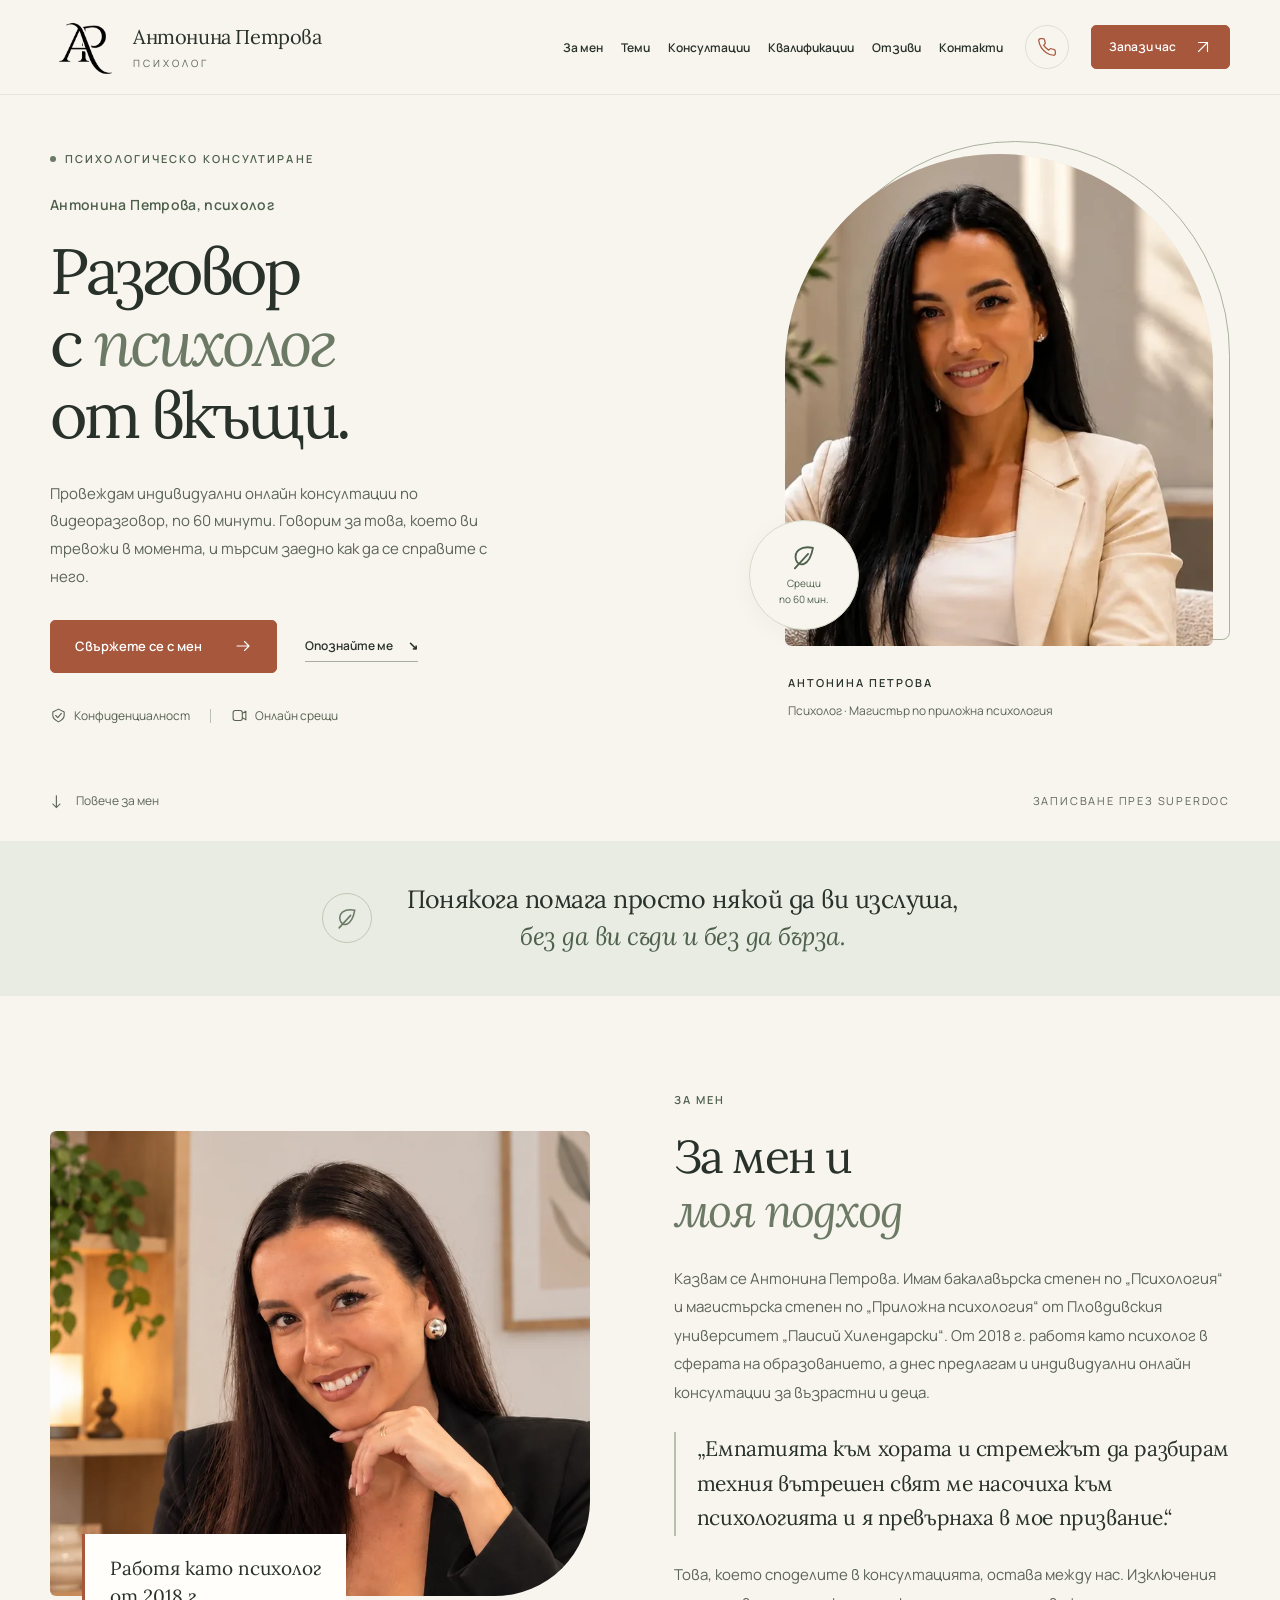
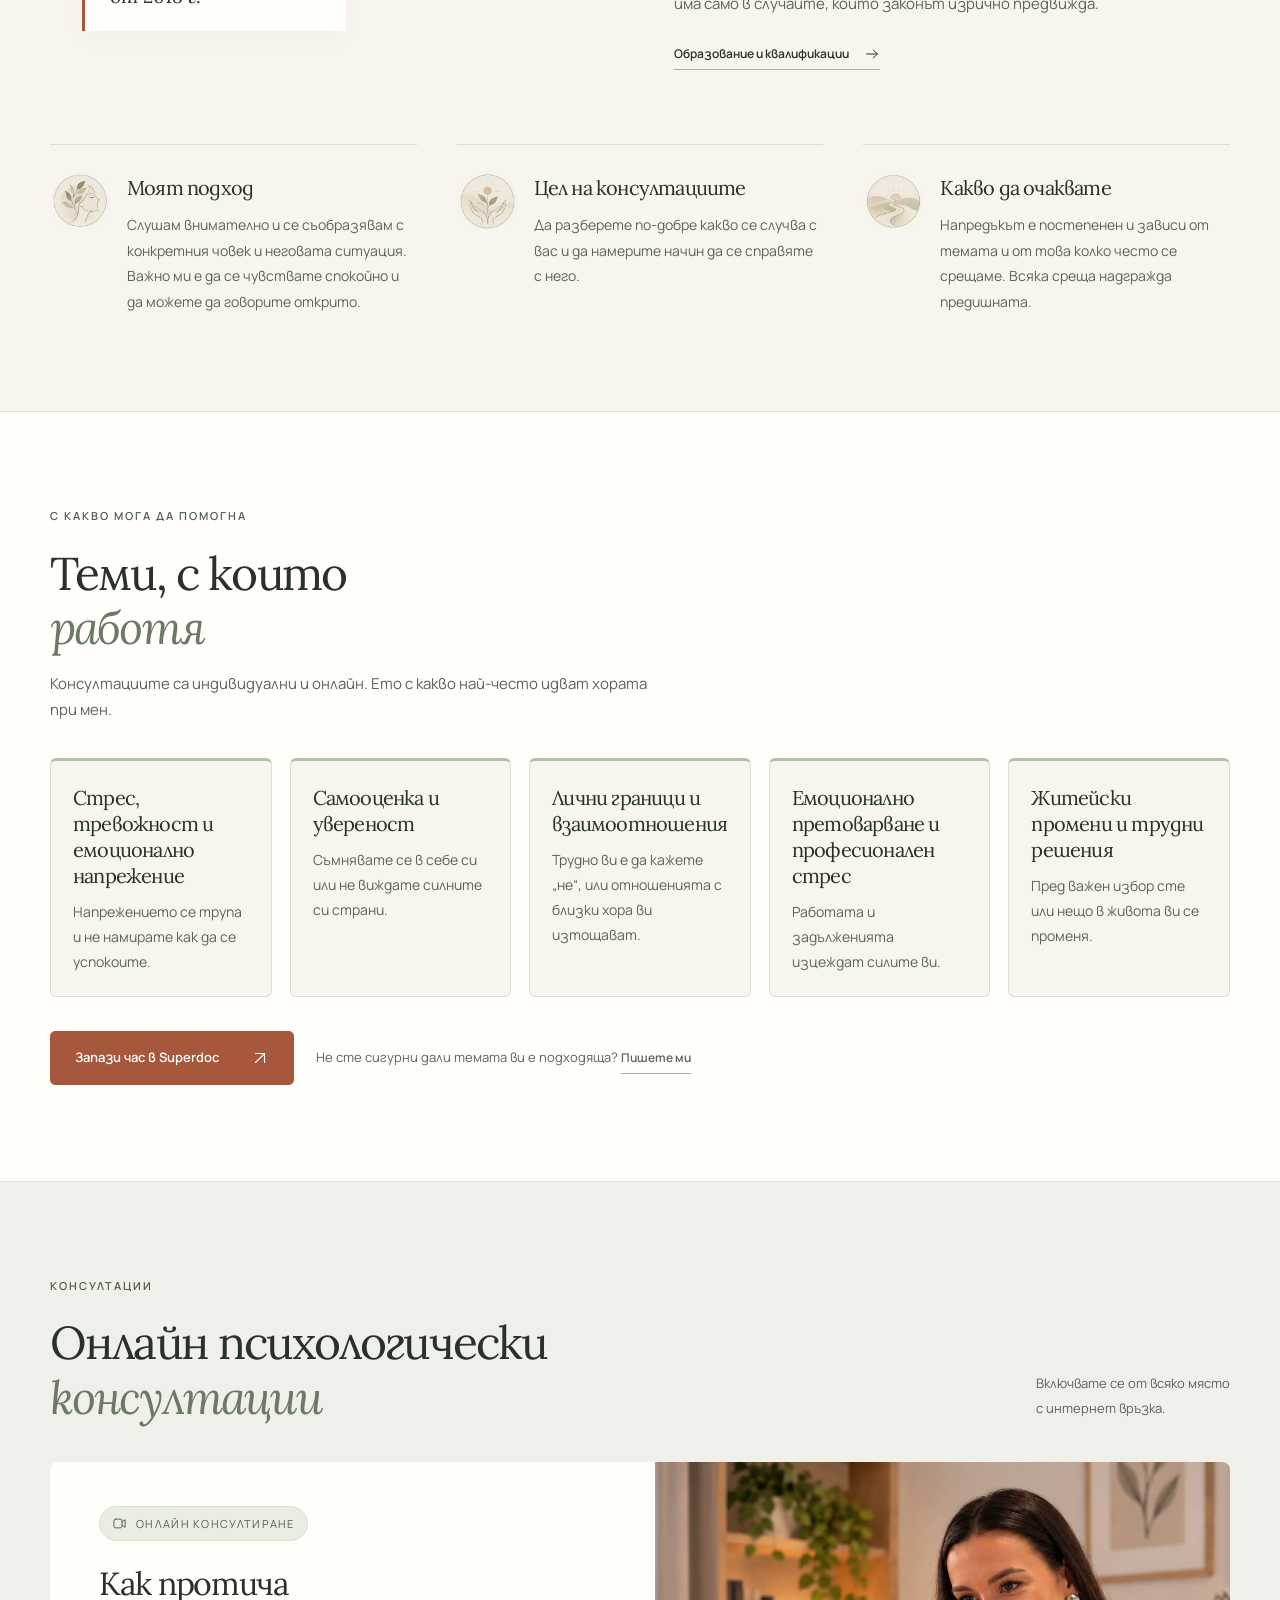
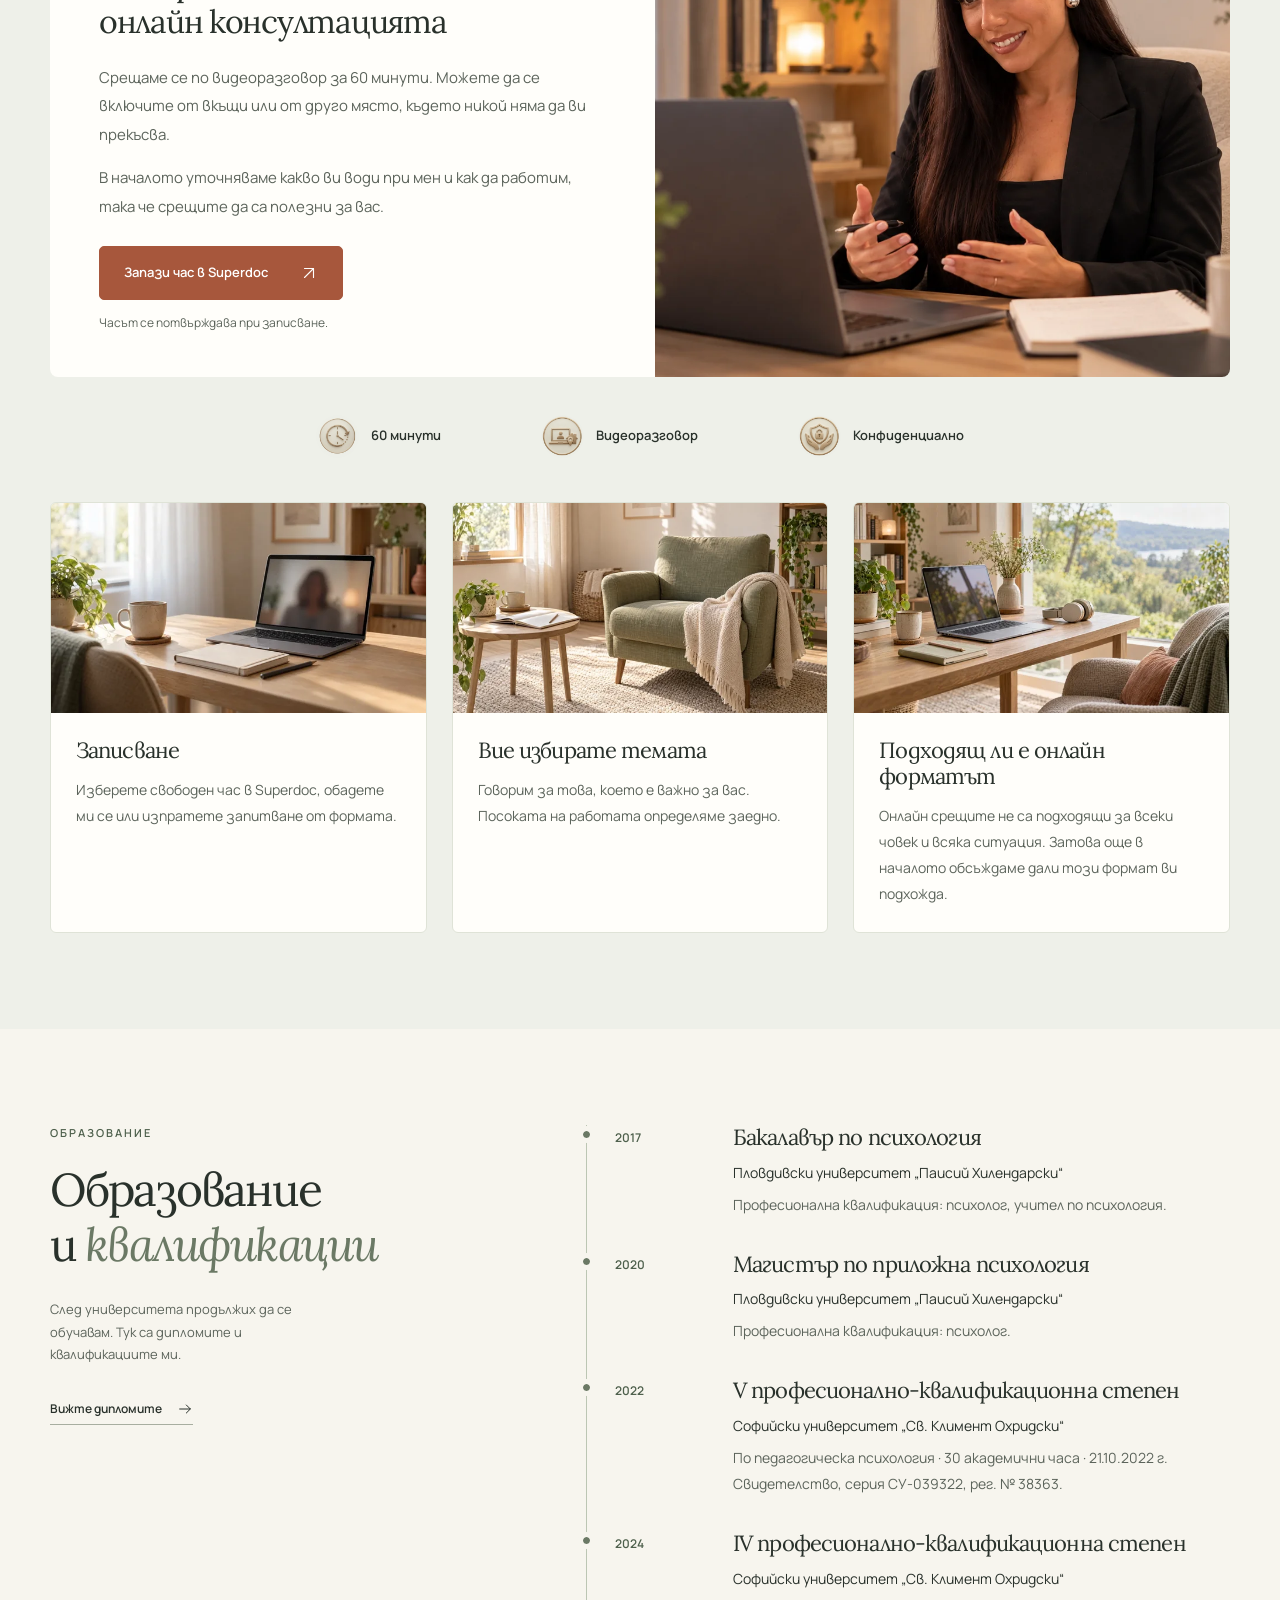
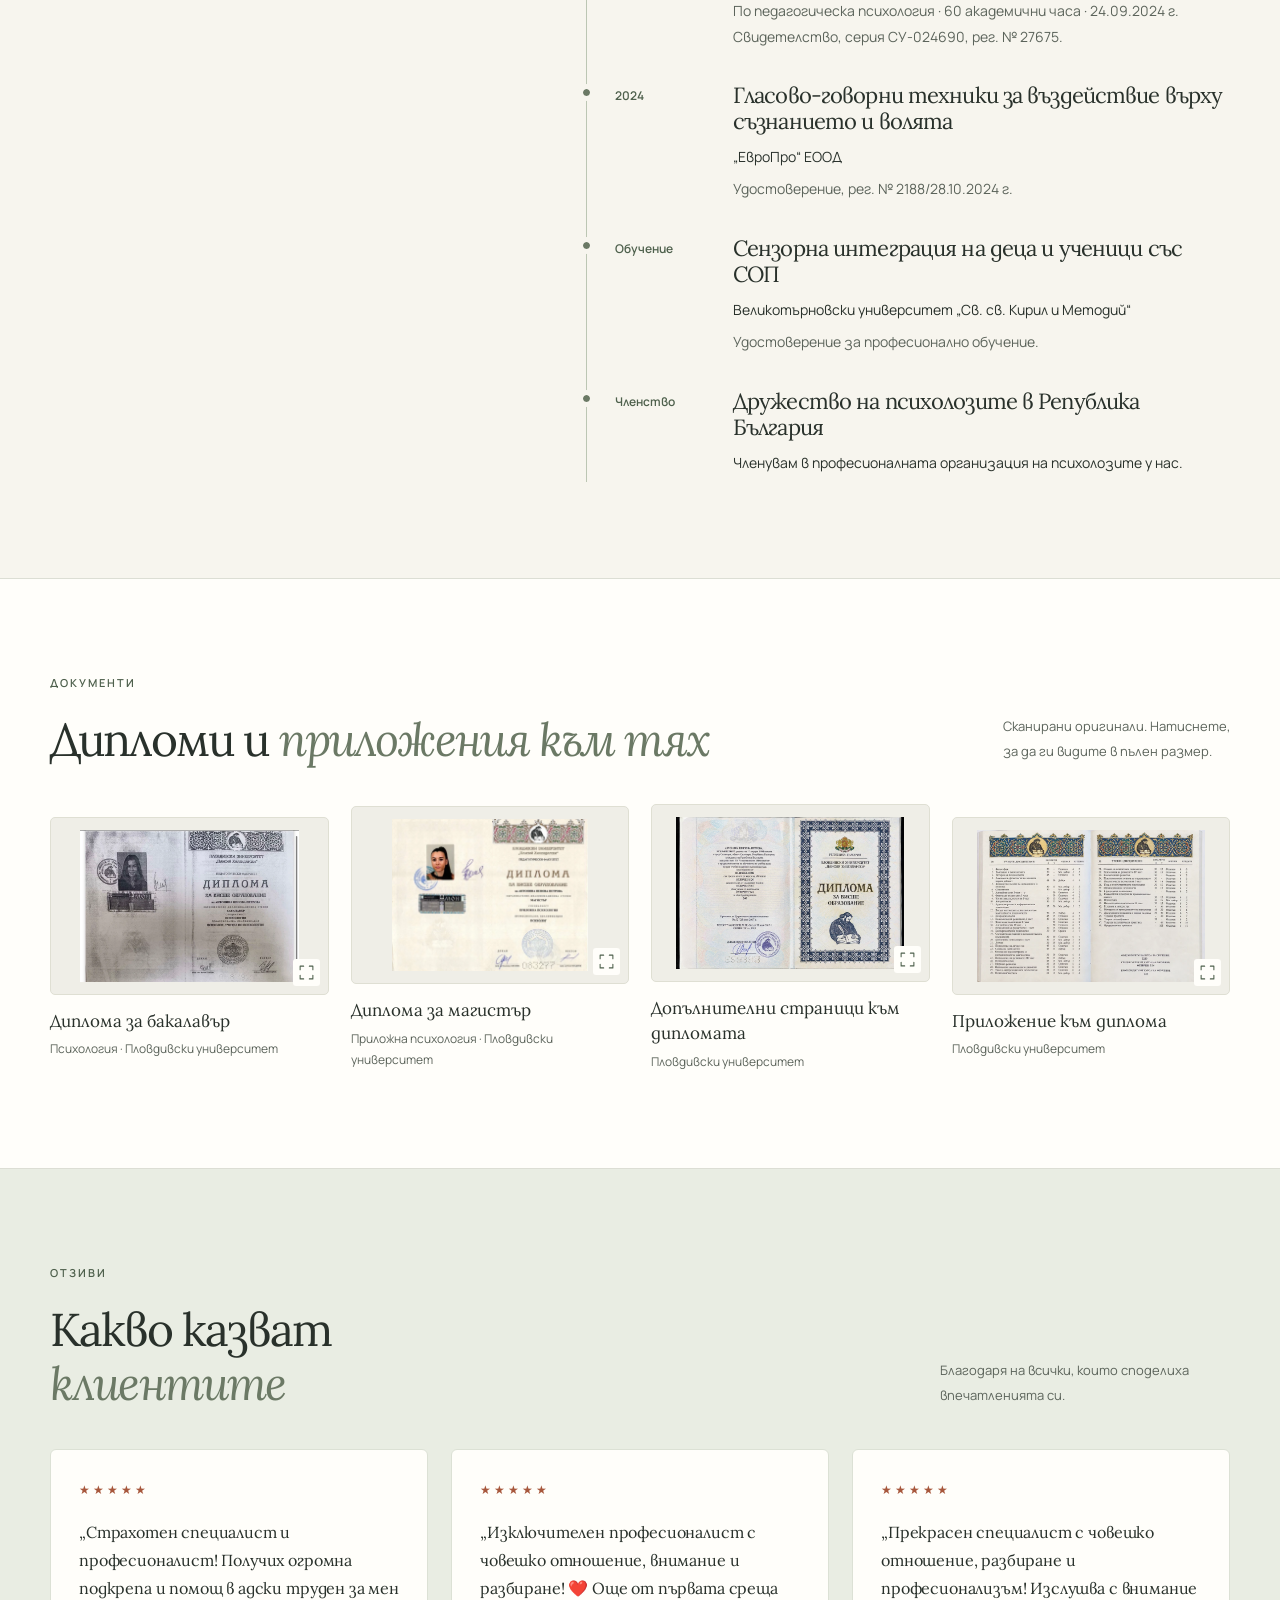
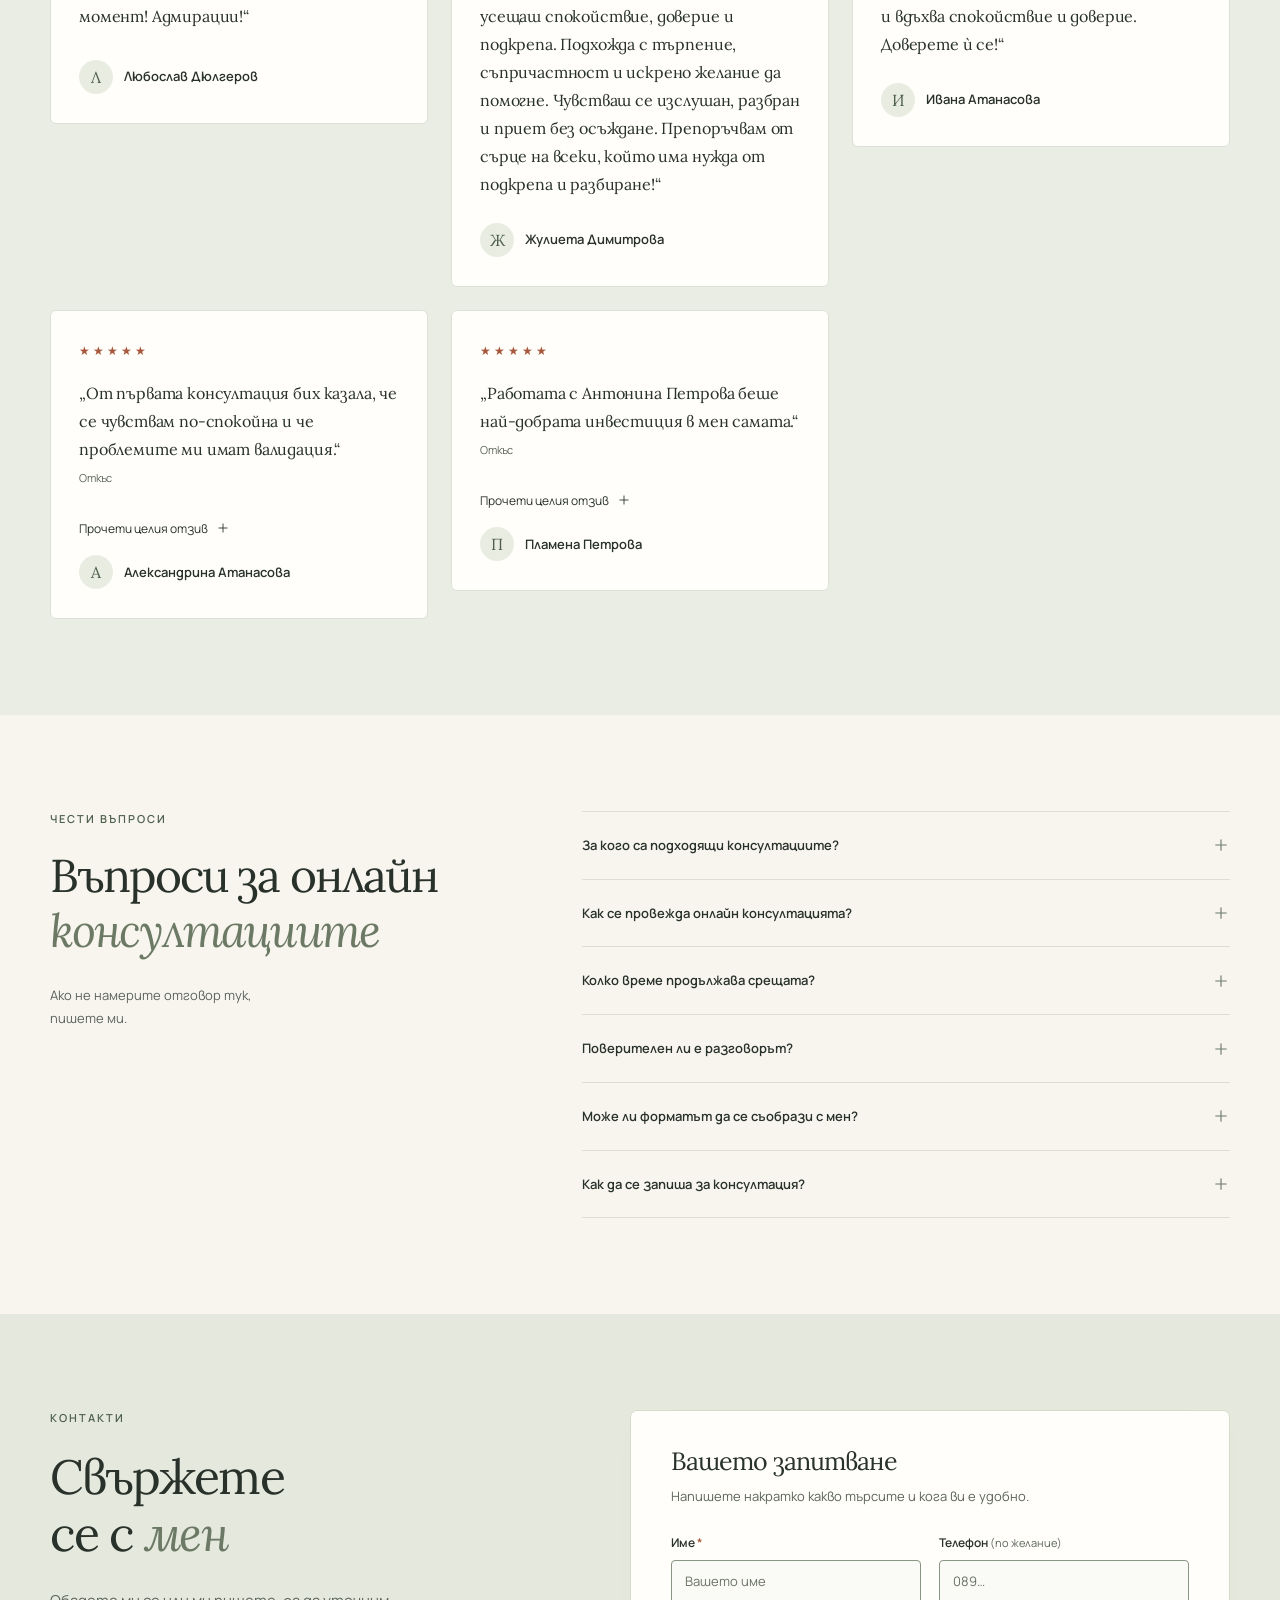
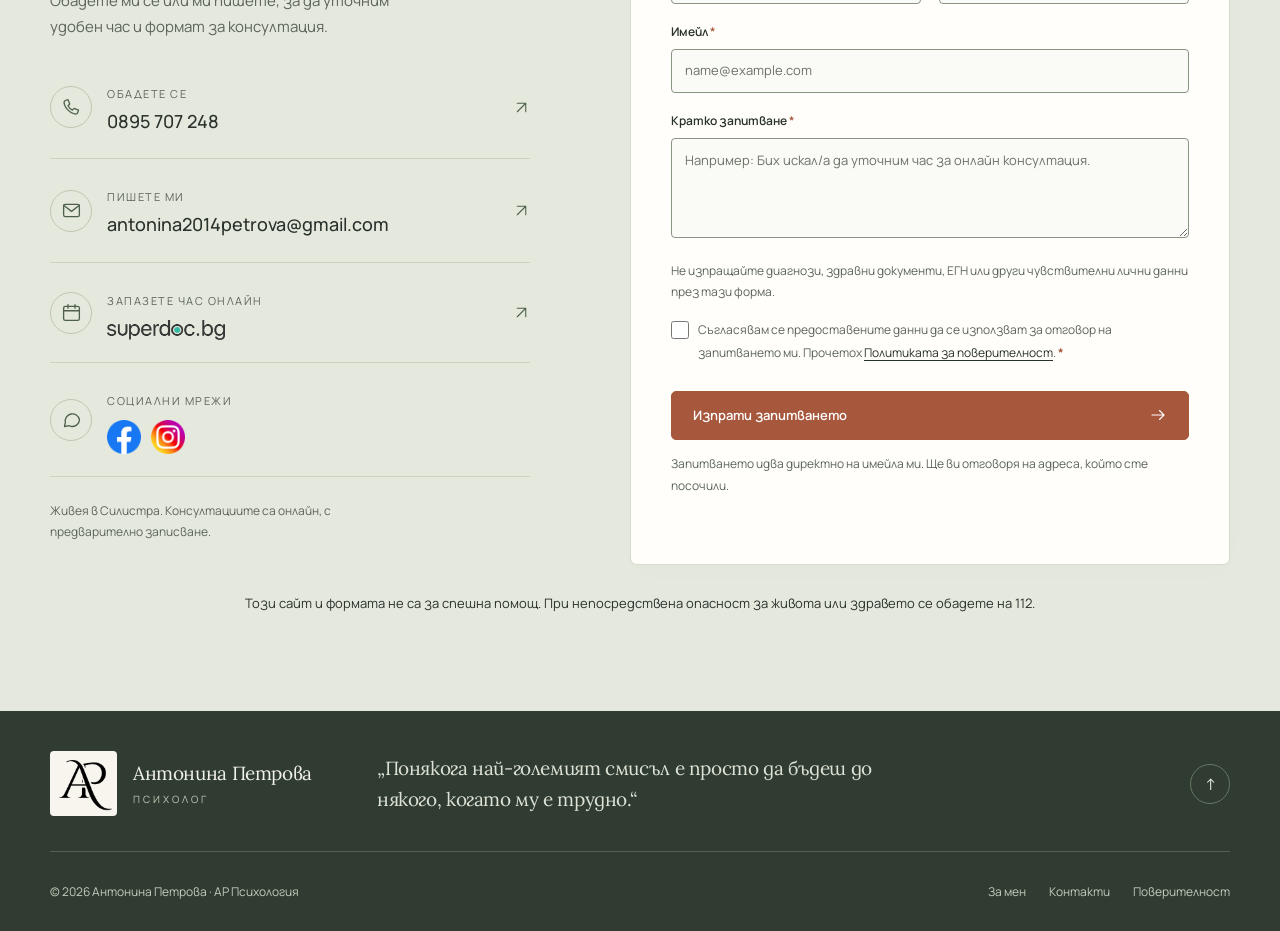
<file: index.html>
<!doctype html>
<html lang="bg">
<head>
<meta charset="utf-8"><meta name="viewport" content="width=device-width, initial-scale=1">
<title>Психолог Антонина Петрова | Онлайн психологическа помощ</title>
<meta name="description" content="Онлайн консултации с психолог Антонина Петрова при стрес, тревожност, ниска самооценка и трудни взаимоотношения. Срещите са по 60 минути, по видеоразговор.">
<meta name="author" content="Антонина Петрова">
<meta name="robots" content="index, follow, max-image-preview:large">
<meta name="theme-color" content="#f7f5ee">
<meta name="format-detection" content="telephone=no">
<link rel="canonical" href="https://antoninapetrova.com/">
<meta property="og:url" content="https://antoninapetrova.com/">
<meta property="og:type" content="website">
<meta property="og:locale" content="bg_BG">
<meta property="og:title" content="Психолог Антонина Петрова | Онлайн психологическа помощ">
<meta property="og:description" content="Онлайн консултации с психолог по видеоразговор, по 60 минути. Час се записва през Superdoc или по телефона.">
<meta property="og:site_name" content="Антонина Петрова, психолог">
<meta property="og:image" content="https://antoninapetrova.com/assets/og-image.jpg">
<meta property="og:image:width" content="1200">
<meta property="og:image:height" content="630">
<meta property="og:image:alt" content="Антонина Петрова, психолог. Онлайн психологически консултации">
<meta name="twitter:card" content="summary_large_image">
<meta name="twitter:title" content="Психолог Антонина Петрова | Онлайн психологическа помощ">
<meta name="twitter:description" content="Онлайн консултации с психолог по видеоразговор, по 60 минути. Час се записва през Superdoc или по телефона.">
<meta name="twitter:image" content="https://antoninapetrova.com/assets/og-image.jpg">
<link rel="preload" href="./fonts/lora-400-normal-cyrillic.woff2" as="font" type="font/woff2" crossorigin>
<link rel="preload" href="./fonts/manrope-400-cyrillic.woff2" as="font" type="font/woff2" crossorigin>
<link rel="preload" as="image" href="./assets/hero-portrait.webp" imagesrcset="./assets/hero-portrait-400.webp 400w, ./assets/hero-portrait-600.webp 600w, ./assets/hero-portrait.webp 700w" imagesizes="(max-width: 767px) min(83vw, 383px), (max-width: 1279px) 348px, 448px" fetchpriority="high">
<link rel="icon" href="./favicon.ico" sizes="48x48">
<link rel="icon" href="./assets/favicon-32.png" type="image/png" sizes="32x32">
<link rel="icon" href="./assets/favicon-96.png" type="image/png" sizes="96x96">
<link rel="apple-touch-icon" href="./assets/apple-touch-icon.png">
<link rel="manifest" href="./site.webmanifest">
<link rel="stylesheet" href="./fonts.css"><link rel="stylesheet" href="./styles-5eec062f806f.css"><script src="./app.js?v=4" defer></script>
<script type="application/ld+json">
{
  "@context": "https://schema.org",
  "@graph": [
    {
      "@type": "WebSite",
      "@id": "https://antoninapetrova.com/#website",
      "url": "https://antoninapetrova.com/",
      "name": "Антонина Петрова, психолог",
      "inLanguage": "bg",
      "publisher": { "@id": "https://antoninapetrova.com/#antonina-petrova" }
    },
    {
      "@type": "Person",
      "@id": "https://antoninapetrova.com/#antonina-petrova",
      "name": "Антонина Петрова",
      "jobTitle": "Психолог",
      "url": "https://antoninapetrova.com/",
      "image": "https://antoninapetrova.com/assets/hero-portrait.webp",
      "description": "Психолог с бакалавърска степен по психология и магистърска степен по приложна психология. Провежда онлайн психологически консултации.",
      "telephone": "+359895707248",
      "email": "mailto:antonina2014petrova@gmail.com",
      "knowsLanguage": "bg",
      "knowsAbout": ["Стрес и тревожност", "Самооценка и увереност", "Лични граници и взаимоотношения", "Емоционално претоварване и професионален стрес", "Житейски промени и трудни решения"],
      "memberOf": { "@type": "Organization", "name": "Дружество на психолозите в Република България" },
      "homeLocation": { "@type": "Place", "address": { "@type": "PostalAddress", "addressLocality": "Силистра", "addressCountry": "BG" } },
      "alumniOf": {
        "@type": "CollegeOrUniversity",
        "name": "Пловдивски университет „Паисий Хилендарски“"
      },
      "hasCredential": [
        { "@type": "EducationalOccupationalCredential", "credentialCategory": "degree", "name": "Бакалавър по психология" },
        { "@type": "EducationalOccupationalCredential", "credentialCategory": "degree", "name": "Магистър по приложна психология" }
      ],
      "sameAs": [
        "https://superdoc.bg/lekar/antonina-petrova",
        "https://www.instagram.com/antoninanenova/",
        "https://www.facebook.com/share/1Doe93KNti/"
      ]
    },
    {
      "@type": "ProfessionalService",
      "@id": "https://antoninapetrova.com/#practice",
      "name": "Антонина Петрова, психолог",
      "url": "https://antoninapetrova.com/",
      "image": "https://antoninapetrova.com/assets/og-image.jpg",
      "logo": "https://antoninapetrova.com/assets/icon-512.png",
      "description": "Индивидуални онлайн психологически консултации по видеоразговор.",
      "telephone": "+359895707248",
      "email": "mailto:antonina2014petrova@gmail.com",
      "availableLanguage": "bg",
      "areaServed": { "@type": "Country", "name": "България" },
      "founder": { "@id": "https://antoninapetrova.com/#antonina-petrova" },
      "makesOffer": {
        "@type": "Offer",
        "itemOffered": {
          "@type": "Service",
          "name": "Онлайн психологическа консултация",
          "serviceType": "Психологическо консултиране",
          "description": "Индивидуална онлайн консултация чрез видеоразговор с продължителност 60 минути.",
          "provider": { "@id": "https://antoninapetrova.com/#antonina-petrova" }
        }
      }
    },
    {
      "@type": "FAQPage",
      "mainEntity": [
        { "@type": "Question", "name": "За кого са подходящи консултациите?", "acceptedAnswer": { "@type": "Answer", "text": "Предлагам индивидуални онлайн консултации за възрастни и деца. Най-често работя по теми като стрес и тревожност, самооценка, лични граници и взаимоотношения, емоционално претоварване и житейски промени." } },
        { "@type": "Question", "name": "Как се провежда онлайн консултацията?", "acceptedAnswer": { "@type": "Answer", "text": "Най-често по видеоразговор. Можете да се включите отвсякъде, стига да имате интернет и тихо място." } },
        { "@type": "Question", "name": "Колко време продължава срещата?", "acceptedAnswer": { "@type": "Answer", "text": "Една консултация е 60 минути. За удобен час ми се обадете или се запишете в Superdoc." } },
        { "@type": "Question", "name": "Поверителен ли е разговорът?", "acceptedAnswer": { "@type": "Answer", "text": "Да. Пазя професионална тайна според етичните правила. Изключения има само когато законът или професионалните ми задължения го изискват." } },
        { "@type": "Question", "name": "Може ли форматът да се съобрази с мен?", "acceptedAnswer": { "@type": "Answer", "text": "Да. В началото обсъждаме дали онлайн срещите са удобни за вас и какво е добре да се промени." } },
        { "@type": "Question", "name": "Как да се запиша за консултация?", "acceptedAnswer": { "@type": "Answer", "text": "За записване можете да ми се обадите на 0895 707 248, да ми изпратите имейл или да използвате линка към профила ми в Superdoc. Запитването не е автоматично потвърждение на час." } }
      ]
    }
  ]
}
</script>
</head>
<body>
<a class="skip-link" href="#main">Към съдържанието</a>
<header class="site-header"><div class="container header-inner">
<a class="brand" href="#home"><img class="brand-image" src="./assets/brand-logo.webp" alt="" width="210" height="204" decoding="async"><span class="brand-name">Антонина Петрова<small>ПСИХОЛОГ</small></span></a>
<nav class="desktop-nav" aria-label="Основно меню"><a href="#about">За мен</a><a href="#topics">Теми</a><a href="#services">Консултации</a><a href="#education">Квалификации</a><a href="#reviews">Отзиви</a><a href="#contact">Контакти</a></nav>
<a class="header-phone" href="tel:+359895707248" aria-label="Обадете се: 0895 707 248"><svg class="icon" viewBox="0 0 24 24" aria-hidden="true" fill="none" stroke="currentColor" stroke-width="1.5" stroke-linecap="round" stroke-linejoin="round"><path d="M22 16.9v3a2 2 0 0 1-2.2 2 19.8 19.8 0 0 1-8.6-3.1 19.5 19.5 0 0 1-6-6A19.8 19.8 0 0 1 2.1 4.2 2 2 0 0 1 4.1 2h3a2 2 0 0 1 2 1.7c.1.9.4 1.8.7 2.7a2 2 0 0 1-.5 2.1L8 9.8a16 16 0 0 0 6 6l1.3-1.3a2 2 0 0 1 2.1-.4c.9.3 1.8.6 2.7.7a2 2 0 0 1 1.7 2z"/></svg><span>0895 707 248</span></a>
<a class="btn btn-small header-cta" href="https://superdoc.bg/lekar/antonina-petrova" target="_blank" rel="noopener noreferrer">Запази час <svg class="icon" viewBox="0 0 24 24" aria-hidden="true" fill="none" stroke="currentColor" stroke-width="1.5" stroke-linecap="round" stroke-linejoin="round"><path d="M6 18 18 6M6 6h12v12"/></svg></a>
<button class="menu-button" type="button" aria-label="Отвори менюто" aria-expanded="false" aria-controls="mobile-nav"><svg class="icon" viewBox="0 0 24 24" aria-hidden="true" fill="none" stroke="currentColor" stroke-width="1.5" stroke-linecap="round" stroke-linejoin="round"><path d="M4 7h16M4 12h16M4 17h16"/></svg></button></div>
<nav class="mobile-nav" id="mobile-nav" aria-label="Мобилно меню" hidden><a href="#about">За мен</a><a href="#topics">Теми</a><a href="#services">Консултации</a><a href="#education">Квалификации</a><a href="#reviews">Отзиви</a><a href="#contact">Контакти</a><a href="tel:+359895707248">Обадете се: 0895 707 248</a><a href="https://superdoc.bg/lekar/antonina-petrova" target="_blank" rel="noopener noreferrer">Запази час в Superdoc</a></nav></header>
<main id="main">
<section class="hero" id="home"><div class="container hero-inner">
<div class="hero-copy"><div class="eyebrow"><span></span> ПСИХОЛОГИЧЕСКО КОНСУЛТИРАНЕ</div>
<h1><span class="hero-identity">Антонина Петрова, психолог</span>Разговор<br>с <em>психолог</em><br>от вкъщи.</h1><p class="hero-description">Провеждам индивидуални онлайн консултации по видеоразговор, по 60 минути. Говорим за това, което ви тревожи в момента, и търсим заедно как да се справите с него.</p>
<div class="hero-actions"><a class="btn" href="#contact">Свържете се с мен <svg class="icon" viewBox="0 0 24 24" aria-hidden="true" fill="none" stroke="currentColor" stroke-width="1.5" stroke-linecap="round" stroke-linejoin="round"><path d="M4 12h16m-6-6 6 6-6 6"/></svg></a><a class="text-link" href="#about">Опознайте ме <span aria-hidden="true">↘</span></a></div>
<div class="hero-trust"><span><svg class="icon" viewBox="0 0 24 24" aria-hidden="true" fill="none" stroke="currentColor" stroke-width="1.5" stroke-linecap="round" stroke-linejoin="round"><path d="m12 3 8 4v5c0 5-8 9-8 9s-8-4-8-9V7l8-4Z"/><path d="m8 12 3 3 5-6"/></svg> Конфиденциалност</span><i></i><span><svg class="icon" viewBox="0 0 24 24" aria-hidden="true" fill="none" stroke="currentColor" stroke-width="1.5" stroke-linecap="round" stroke-linejoin="round"><rect x="3" y="5" width="13" height="14" rx="3"/><path d="m16 9 5-3v12l-5-3"/></svg> Онлайн срещи</span></div></div>
<div class="hero-visual"><span class="portrait-outline" aria-hidden="true"></span><div class="portrait"><img src="./assets/hero-portrait.webp" srcset="./assets/hero-portrait-400.webp 400w, ./assets/hero-portrait-600.webp 600w, ./assets/hero-portrait.webp 700w" sizes="(max-width: 767px) min(83vw, 383px), (max-width: 1279px) 348px, 448px" alt="Психолог Антонина Петрова в светъл костюм" width="700" height="850" loading="eager" fetchpriority="high" decoding="async"></div><div class="portrait-seal" aria-hidden="true"><svg class="icon" viewBox="0 0 24 24" aria-hidden="true" fill="none" stroke="currentColor" stroke-width="1.5" stroke-linecap="round" stroke-linejoin="round"><path d="M19 4C9 2 3 7 5 14c2 6 11 6 14-10Z"/><path d="M4 21 15 9"/></svg><span>Срещи<br>по 60 мин.</span></div><div class="portrait-caption"><span>АНТОНИНА ПЕТРОВА</span><p>Психолог · Магистър по приложна психология</p></div></div>
</div><div class="hero-bottom container"><a href="#about" class="scroll-hint"><span aria-hidden="true">↓</span> Повече за мен</a><span class="tiny-label">ЗАПИСВАНЕ ПРЕЗ SUPERDOC</span></div></section>
<section class="intro-band"><div class="container"><span class="mini-leaf" aria-hidden="true"><svg class="icon" viewBox="0 0 24 24" aria-hidden="true" fill="none" stroke="currentColor" stroke-width="1.5" stroke-linecap="round" stroke-linejoin="round"><path d="M19 4C9 2 3 7 5 14c2 6 11 6 14-10Z"/><path d="M4 21 15 9"/></svg></span><p>Понякога помага просто някой да ви изслуша,<br><em>без да ви съди и без да бърза.</em></p></div></section>
<section class="section about-section" id="about"><div class="container about-grid"><div class="about-photo reveal"><img src="./assets/about.webp" alt="Портрет на Антонина Петрова" width="1298" height="708" loading="lazy" decoding="async"><span class="photo-note">Работя като психолог<br>от 2018 г.</span></div><div class="about-copy reveal"><p class="kicker">ЗА МЕН</p><h2>За мен и<br><em>моя подход</em></h2><p>Казвам се Антонина Петрова. Имам бакалавърска степен по „Психология“ и магистърска степен по „Приложна психология“ от Пловдивския университет „Паисий Хилендарски“. От 2018 г. работя като психолог в сферата на образованието, а днес предлагам и индивидуални онлайн консултации за възрастни и деца.</p><blockquote>„Емпатията към хората и стремежът да разбирам техния вътрешен свят ме насочиха към психологията и я превърнаха в мое призвание.“</blockquote><p>Това, което споделите в консултацията, остава между нас. Изключения има само в случаите, които законът изрично предвижда.</p><a class="text-link" href="#education">Образование и квалификации <svg class="icon" viewBox="0 0 24 24" aria-hidden="true" fill="none" stroke="currentColor" stroke-width="1.5" stroke-linecap="round" stroke-linejoin="round"><path d="M4 12h16m-6-6 6 6-6 6"/></svg></a></div></div><div class="container values-grid"><article class="value reveal"><img src="./assets/approach-icon.webp" alt="" width="200" height="187" loading="lazy" decoding="async"><div><h3>Моят подход</h3><p>Слушам внимателно и се съобразявам с конкретния човек и неговата ситуация. Важно ми е да се чувствате спокойно и да можете да говорите открито.</p></div></article><article class="value reveal"><img src="./assets/goal-icon.webp" alt="" width="200" height="192" loading="lazy" decoding="async"><div><h3>Цел на консултациите</h3><p>Да разберете по-добре какво се случва с вас и да намерите начин да се справяте с него.</p></div></article><article class="value reveal"><img src="./assets/path-icon.webp" alt="" width="200" height="189" loading="lazy" decoding="async"><div><h3>Какво да очаквате</h3><p>Напредъкът е постепенен и зависи от темата и от това колко често се срещаме. Всяка среща надгражда предишната.</p></div></article></div></section>
<section class="section topics-section" id="topics" aria-labelledby="topics-title"><div class="container"><p class="kicker">С КАКВО МОГА ДА ПОМОГНА</p><h2 id="topics-title">Теми, с които<br><em>работя</em></h2><p class="topics-intro">Консултациите са индивидуални и онлайн. Ето с какво най-често идват хората при мен.</p><ul class="topics-grid"><li class="topic reveal"><h3>Стрес, тревожност и емоционално напрежение</h3><p>Напрежението се трупа и не намирате как да се успокоите.</p></li><li class="topic reveal"><h3>Самооценка и увереност</h3><p>Съмнявате се в себе си или не виждате силните си страни.</p></li><li class="topic reveal"><h3>Лични граници и взаимоотношения</h3><p>Трудно ви е да кажете „не“, или отношенията с близки хора ви изтощават.</p></li><li class="topic reveal"><h3>Емоционално претоварване и професионален стрес</h3><p>Работата и задълженията изцеждат силите ви.</p></li><li class="topic reveal"><h3>Житейски промени и трудни решения</h3><p>Пред важен избор сте или нещо в живота ви се променя.</p></li></ul><div class="topics-cta"><a class="btn" href="https://superdoc.bg/lekar/antonina-petrova" target="_blank" rel="noopener noreferrer">Запази час в Superdoc <svg class="icon" viewBox="0 0 24 24" aria-hidden="true" fill="none" stroke="currentColor" stroke-width="1.5" stroke-linecap="round" stroke-linejoin="round"><path d="M6 18 18 6M6 6h12v12"/></svg></a><p class="topics-note">Не сте сигурни дали темата ви е подходяща? <a class="text-link" href="#contact">Пишете ми</a></p></div></div></section>
<section class="section services-section" id="services"><div class="container"><div class="section-heading"><div><p class="kicker">КОНСУЛТАЦИИ</p><h2>Онлайн психологически<br><em>консултации</em></h2></div><p class="heading-note">Включвате се от всяко място<br>с интернет връзка.</p></div>
<div class="consultation-card reveal"><div class="consultation-copy"><span class="pill"><svg class="icon" viewBox="0 0 24 24" aria-hidden="true" fill="none" stroke="currentColor" stroke-width="1.5" stroke-linecap="round" stroke-linejoin="round"><rect x="3" y="5" width="13" height="14" rx="3"/><path d="m16 9 5-3v12l-5-3"/></svg> ОНЛАЙН КОНСУЛТИРАНЕ</span><h3>Как протича<br>онлайн консултацията</h3><p>Срещаме се по видеоразговор за 60 минути. Можете да се включите от вкъщи или от друго място, където никой няма да ви прекъсва.</p><p>В началото уточняваме какво ви води при мен и как да работим, така че срещите да са полезни за вас.</p><a class="btn" href="https://superdoc.bg/lekar/antonina-petrova" target="_blank" rel="noopener noreferrer">Запази час в Superdoc <svg class="icon" viewBox="0 0 24 24" aria-hidden="true" fill="none" stroke="currentColor" stroke-width="1.5" stroke-linecap="round" stroke-linejoin="round"><path d="M6 18 18 6M6 6h12v12"/></svg></a><span class="booking-note">Часът се потвърждава при записване.</span></div><div class="consultation-photo"><img src="./assets/consultation.webp" alt="Антонина Петрова по време на онлайн консултация" width="1400" height="933" loading="lazy" decoding="async"></div></div>
<div class="service-benefits"><div><img src="./assets/duration-icon.webp" alt="" width="160" height="160" loading="lazy" decoding="async"><h3>60 минути</h3></div><div><img src="./assets/online-icon.webp" alt="" width="160" height="160" loading="lazy" decoding="async"><h3>Видеоразговор</h3></div><div><img src="./assets/confidentiality-icon.webp" alt="" width="160" height="160" loading="lazy" decoding="async"><h3>Конфиденциално</h3></div></div><div class="process-grid"><article class="process-card reveal"><img src="./assets/how-it-works-b35bf5b336.webp" srcset="./assets/how-it-works-b35bf5b336-640.webp 640w, ./assets/how-it-works-b35bf5b336-960.webp 960w, ./assets/how-it-works-b35bf5b336.webp 1920w" sizes="(max-width: 767px) calc(100vw - 42px), (max-width: 1100px) calc((100vw - 89px) / 2), (max-width: 1320px) calc((100vw - 150px) / 3), 390px" alt="Лаптоп с видеоразговор на бюро, до него чаша и тефтер" width="1920" height="1080" loading="lazy" decoding="async"><div><h3>Записване</h3><p>Изберете свободен час в Superdoc, обадете ми се или изпратете запитване от формата.</p></div></article><article class="process-card reveal"><img src="./assets/needs-and-comfort-29fed0c9ac.webp" srcset="./assets/needs-and-comfort-29fed0c9ac-640.webp 640w, ./assets/needs-and-comfort-29fed0c9ac-960.webp 960w, ./assets/needs-and-comfort-29fed0c9ac.webp 1920w" sizes="(max-width: 767px) calc(100vw - 42px), (max-width: 1100px) calc((100vw - 89px) / 2), (max-width: 1320px) calc((100vw - 150px) / 3), 390px" alt="Кресло и масичка в спокойна домашна обстановка" width="1920" height="1080" loading="lazy" decoding="async"><div><h3>Вие избирате темата</h3><p>Говорим за това, което е важно за вас. Посоката на работата определяме заедно.</p></div></article><article class="process-card reveal"><img src="./assets/balance-and-limits-56d9062435.webp" srcset="./assets/balance-and-limits-56d9062435-640.webp 640w, ./assets/balance-and-limits-56d9062435-960.webp 960w, ./assets/balance-and-limits-56d9062435.webp 1920w" sizes="(max-width: 767px) calc(100vw - 42px), (max-width: 1100px) calc((100vw - 89px) / 2), (max-width: 1320px) calc((100vw - 150px) / 3), 390px" alt="Лаптоп, слушалки и тефтер до прозорец" width="1920" height="1080" loading="lazy" decoding="async"><div><h3>Подходящ ли е онлайн форматът</h3><p>Онлайн срещите не са подходящи за всеки човек и всяка ситуация. Затова още в началото обсъждаме дали този формат ви подхожда.</p></div></article></div></div></section>
<section class="section education-section" id="education"><div class="container education-grid"><div class="education-intro"><p class="kicker">ОБРАЗОВАНИЕ</p><h2>Образование<br>и <em>квалификации</em></h2><p>След университета продължих да се обучавам. Тук са дипломите и квалификациите ми.</p><a class="text-link" href="#certificates">Вижте дипломите <svg class="icon" viewBox="0 0 24 24" aria-hidden="true" fill="none" stroke="currentColor" stroke-width="1.5" stroke-linecap="round" stroke-linejoin="round"><path d="M4 12h16m-6-6 6 6-6 6"/></svg></a></div><ol class="timeline"><li class="timeline-item reveal"><span class="timeline-date">2017</span><div><h3>Бакалавър по психология</h3><p class="institution">Пловдивски университет „Паисий Хилендарски“</p><p>Професионална квалификация: психолог, учител по психология.</p></div></li><li class="timeline-item reveal"><span class="timeline-date">2020</span><div><h3>Магистър по приложна психология</h3><p class="institution">Пловдивски университет „Паисий Хилендарски“</p><p>Професионална квалификация: психолог.</p></div></li><li class="timeline-item reveal"><span class="timeline-date">2022</span><div><h3>V професионално-квалификационна степен</h3><p class="institution">Софийски университет „Св. Климент Охридски“</p><p>По педагогическа психология · 30 академични часа · 21.10.2022 г. Свидетелство, серия СУ-039322, рег. № 38363.</p></div></li><li class="timeline-item reveal"><span class="timeline-date">2024</span><div><h3>IV професионално-квалификационна степен</h3><p class="institution">Софийски университет „Св. Климент Охридски“</p><p>По педагогическа психология · 60 академични часа · 24.09.2024 г. Свидетелство, серия СУ-024690, рег. № 27675.</p></div></li><li class="timeline-item reveal"><span class="timeline-date">2024</span><div><h3>Гласово-говорни техники за въздействие върху съзнанието и волята</h3><p class="institution">„ЕвроПро“ ЕООД</p><p>Удостоверение, рег. № 2188/28.10.2024 г.</p></div></li><li class="timeline-item reveal"><span class="timeline-date">Обучение</span><div><h3>Сензорна интеграция на деца и ученици със СОП</h3><p class="institution">Великотърновски университет „Св. св. Кирил и Методий“</p><p>Удостоверение за професионално обучение.</p></div></li><li class="timeline-item reveal"><span class="timeline-date">Членство</span><div><h3>Дружество на психолозите в Република България</h3><p class="institution">Членувам в професионалната организация на психолозите у нас.</p></div></li></ol></div></section>
<section class="section certificates-section" id="certificates"><div class="container"><div class="section-heading"><div><p class="kicker">ДОКУМЕНТИ</p><h2>Дипломи и <em>приложения към тях</em></h2></div><p class="heading-note">Сканирани оригинали. Натиснете,<br>за да ги видите в пълен размер.</p></div><div class="documents-grid"><button class="document-card reveal" type="button" data-document="./assets/diploma-bachelor-full.webp" data-original="./assets/originals/IMG_1999_bddbc43d-39cd-4341-a88c-218311b1134c.png" data-title="Диплома за бакалавър" aria-label="Отвори дипломата за бакалавър"><span class="document-image"><img src="./assets/bachelor-thumb.webp" alt="Диплома за бакалавър по психология на Антонина Петрова" width="480" height="334" loading="lazy" decoding="async"><span class="expand-icon"><svg class="icon" viewBox="0 0 24 24" aria-hidden="true" fill="none" stroke="currentColor" stroke-width="1.5" stroke-linecap="round" stroke-linejoin="round"><path d="M8 3H3v5m13-5h5v5M3 16v5h5m13-5v5h-5"/></svg></span></span><span class="document-title">Диплома за бакалавър</span><span class="document-desc">Психология · Пловдивски университет</span></button><button class="document-card reveal" type="button" data-document="./assets/diploma-master-full.webp" data-original="./assets/originals/IMG_2002.png" data-title="Диплома за магистър" aria-label="Отвори дипломата за магистър"><span class="document-image"><img src="./assets/master-thumb.webp" alt="Диплома за магистър по приложна психология на Антонина Петрова" width="480" height="373" loading="lazy" decoding="async"><span class="expand-icon"><svg class="icon" viewBox="0 0 24 24" aria-hidden="true" fill="none" stroke="currentColor" stroke-width="1.5" stroke-linecap="round" stroke-linejoin="round"><path d="M8 3H3v5m13-5h5v5M3 16v5h5m13-5v5h-5"/></svg></span></span><span class="document-title">Диплома за магистър</span><span class="document-desc">Приложна психология · Пловдивски университет</span></button><button class="document-card reveal" type="button" data-document="./assets/diploma-pages-full.webp" data-original="./assets/originals/93c62503-9c1a-46c4-804d-ee07e3cc59b4.png" data-title="Допълнителни страници към дипломата" aria-label="Отвори допълнителните страници към дипломата"><span class="document-image"><img src="./assets/diploma-cover-thumb.webp" alt="Допълнителни страници към дипломата на Антонина Петрова" width="480" height="320" loading="lazy" decoding="async"><span class="expand-icon"><svg class="icon" viewBox="0 0 24 24" aria-hidden="true" fill="none" stroke="currentColor" stroke-width="1.5" stroke-linecap="round" stroke-linejoin="round"><path d="M8 3H3v5m13-5h5v5M3 16v5h5m13-5v5h-5"/></svg></span></span><span class="document-title">Допълнителни страници към дипломата</span><span class="document-desc">Пловдивски университет</span></button><button class="document-card reveal" type="button" data-document="./assets/diploma-supplement-full.webp" data-original="./assets/originals/4ef92006-5d3b-4ffb-a6e8-71245ded6169.png" data-title="Приложение към диплома" aria-label="Отвори приложението към дипломата"><span class="document-image"><img src="./assets/diploma-supplement-thumb.webp" alt="Приложение към дипломата на Антонина Петрова" width="480" height="320" loading="lazy" decoding="async"><span class="expand-icon"><svg class="icon" viewBox="0 0 24 24" aria-hidden="true" fill="none" stroke="currentColor" stroke-width="1.5" stroke-linecap="round" stroke-linejoin="round"><path d="M8 3H3v5m13-5h5v5M3 16v5h5m13-5v5h-5"/></svg></span></span><span class="document-title">Приложение към диплома</span><span class="document-desc">Пловдивски университет</span></button></div></div></section>
<section class="section reviews-section" id="reviews"><div class="container"><div class="section-heading"><div><p class="kicker">ОТЗИВИ</p><h2>Какво казват<br><em>клиентите</em></h2></div><p class="heading-note">Благодаря на всички, които споделиха впечатленията си.</p></div><div class="reviews-grid"><article class="review-card reveal"><span class="stars" aria-label="5 от 5 звезди">★★★★★</span><p class="review-text">„Страхотен специалист и професионалист! Получих огромна подкрепа и помощ в адски труден за мен момент! Адмирации!“</p><div class="review-author"><span class="avatar" aria-hidden="true">Л</span><div><strong>Любослав Дюлгеров</strong></div></div></article><article class="review-card reveal"><span class="stars" aria-label="5 от 5 звезди">★★★★★</span><p class="review-text">„Изключителен професионалист с човешко отношение, внимание и разбиране! ❤️ Още от първата среща усещаш спокойствие, доверие и подкрепа. Подхожда с търпение, съпричастност и искрено желание да помогне. Чувстваш се изслушан, разбран и приет без осъждане. Препоръчвам от сърце на всеки, който има нужда от подкрепа и разбиране!“</p><div class="review-author"><span class="avatar" aria-hidden="true">Ж</span><div><strong>Жулиета Димитрова</strong></div></div></article><article class="review-card reveal"><span class="stars" aria-label="5 от 5 звезди">★★★★★</span><p class="review-text">„Прекрасен специалист с човешко отношение, разбиране и професионализъм! Изслушва с внимание и вдъхва спокойствие и доверие. Доверете ѝ се!“</p><div class="review-author"><span class="avatar" aria-hidden="true">И</span><div><strong>Ивана Атанасова</strong></div></div></article><article class="review-card reveal"><span class="stars" aria-label="5 от 5 звезди">★★★★★</span><p class="review-text">„От първата консултация бих казала, че се чувствам по-спокойна и че проблемите ми имат валидация.“<span class="excerpt-label">Откъс</span></p><details class="review-full"><summary>Прочети целия отзив <svg class="icon" viewBox="0 0 24 24" aria-hidden="true" fill="none" stroke="currentColor" stroke-width="1.5" stroke-linecap="round" stroke-linejoin="round"><path d="M12 5v14M5 12h14"/></svg></summary><p>От първата консултация бих казала, че се чувствам по-спокойна и че проблемите ми имат валидация. Изключително съм доволна от сеанса, смятам че изслушва и дава правилните насоки, стига да ги следвам както ми е посочила. Усеща се, че е професионалист, защото излъчваше топлина и разбиране, а не арогантност и объркване както при други психолози които съм посещавала. Ще продължа да работя с Антонина Петрова и определено препоръчвам да ѝ се доверите. Благодаря наистина за търпението, отделеното време и внимание към моите проблеми.</p></details><div class="review-author"><span class="avatar" aria-hidden="true">А</span><div><strong>Александрина Атанасова</strong></div></div></article><article class="review-card reveal"><span class="stars" aria-label="5 от 5 звезди">★★★★★</span><p class="review-text">„Работата с Антонина Петрова беше най-добрата инвестиция в мен самата.“<span class="excerpt-label">Откъс</span></p><details class="review-full"><summary>Прочети целия отзив <svg class="icon" viewBox="0 0 24 24" aria-hidden="true" fill="none" stroke="currentColor" stroke-width="1.5" stroke-linecap="round" stroke-linejoin="round"><path d="M12 5v14M5 12h14"/></svg></summary><p>Работата с Антонина Петрова беше най-добрата инвестиция в мен самата. Още от първия разговор тя успя да премахне напрежението и да ме предразположи да говоря напълно открито. Притежава рядък баланс между дълбока човечност, разбиране и изключителен професионализъм – не просто изслушва, а помага да разплетеш и най-сложните си мисли. След всяка среща имам усещане за лекота и с ясни, работещи стъпки за справяне. Ако търсите психолог, който наистина го е грижа и променя гледната точка, тя е правилният човек!</p></details><div class="review-author"><span class="avatar" aria-hidden="true">П</span><div><strong>Пламена Петрова</strong></div></div></article></div></div></section>
<section class="section faq-section" id="faq"><div class="container faq-grid"><div><p class="kicker">ЧЕСТИ ВЪПРОСИ</p><h2>Въпроси за онлайн<br><em>консултациите</em></h2><p>Ако не намерите отговор тук,<br>пишете ми.</p></div><div class="faq-list"><details class="faq-item"><summary>За кого са подходящи консултациите?<svg class="icon" viewBox="0 0 24 24" aria-hidden="true" fill="none" stroke="currentColor" stroke-width="1.5" stroke-linecap="round" stroke-linejoin="round"><path d="M12 5v14M5 12h14"/></svg></summary><p>Предлагам индивидуални онлайн консултации за възрастни и деца. Най-често работя по теми като стрес и тревожност, самооценка, лични граници и взаимоотношения, емоционално претоварване и житейски промени.</p></details><details class="faq-item"><summary>Как се провежда онлайн консултацията?<svg class="icon" viewBox="0 0 24 24" aria-hidden="true" fill="none" stroke="currentColor" stroke-width="1.5" stroke-linecap="round" stroke-linejoin="round"><path d="M12 5v14M5 12h14"/></svg></summary><p>Най-често по видеоразговор. Можете да се включите отвсякъде, стига да имате интернет и тихо място.</p></details><details class="faq-item"><summary>Колко време продължава срещата?<svg class="icon" viewBox="0 0 24 24" aria-hidden="true" fill="none" stroke="currentColor" stroke-width="1.5" stroke-linecap="round" stroke-linejoin="round"><path d="M12 5v14M5 12h14"/></svg></summary><p>Една консултация е 60 минути. За удобен час ми се обадете или се запишете в Superdoc.</p></details><details class="faq-item"><summary>Поверителен ли е разговорът?<svg class="icon" viewBox="0 0 24 24" aria-hidden="true" fill="none" stroke="currentColor" stroke-width="1.5" stroke-linecap="round" stroke-linejoin="round"><path d="M12 5v14M5 12h14"/></svg></summary><p>Да. Пазя професионална тайна според етичните правила. Изключения има само когато законът или професионалните ми задължения го изискват.</p></details><details class="faq-item"><summary>Може ли форматът да се съобрази с мен?<svg class="icon" viewBox="0 0 24 24" aria-hidden="true" fill="none" stroke="currentColor" stroke-width="1.5" stroke-linecap="round" stroke-linejoin="round"><path d="M12 5v14M5 12h14"/></svg></summary><p>Да. В началото обсъждаме дали онлайн срещите са удобни за вас и какво е добре да се промени.</p></details><details class="faq-item"><summary>Как да се запиша за консултация?<svg class="icon" viewBox="0 0 24 24" aria-hidden="true" fill="none" stroke="currentColor" stroke-width="1.5" stroke-linecap="round" stroke-linejoin="round"><path d="M12 5v14M5 12h14"/></svg></summary><p>За записване можете да ми се обадите на 0895 707 248, да ми изпратите имейл или да използвате линка към профила ми в Superdoc. Запитването не е автоматично потвърждение на час.</p></details></div></div></section>
<section class="section contact-section" id="contact"><div class="container contact-grid"><div class="contact-copy"><p class="kicker">КОНТАКТИ</p><h2>Свържете<br>се с <em>мен</em></h2><p>Обадете ми се или ми пишете, за да уточним удобен час и формат за консултация.</p><a class="contact-method" href="tel:+359895707248"><span><svg class="icon" viewBox="0 0 24 24" aria-hidden="true" fill="none" stroke="currentColor" stroke-width="1.5" stroke-linecap="round" stroke-linejoin="round"><path d="M8 3 5 4c-3 1-1 7 3 11s10 6 11 3l1-3-5-2-2 2c-2-1-4-3-5-5l2-2-2-5Z"/></svg></span><div><small>ОБАДЕТЕ СЕ</small><strong>0895 707 248</strong></div><svg class="icon" viewBox="0 0 24 24" aria-hidden="true" fill="none" stroke="currentColor" stroke-width="1.5" stroke-linecap="round" stroke-linejoin="round"><path d="M6 18 18 6M6 6h12v12"/></svg></a><a class="contact-method" href="mailto:antonina2014petrova@gmail.com"><span><svg class="icon" viewBox="0 0 24 24" aria-hidden="true" fill="none" stroke="currentColor" stroke-width="1.5" stroke-linecap="round" stroke-linejoin="round"><rect x="3" y="5" width="18" height="14" rx="2"/><path d="m3 6 9 7 9-7"/></svg></span><div><small>ПИШЕТЕ МИ</small><strong class="email-value">antonina2014petrova<wbr>@gmail.com</strong></div><svg class="icon" viewBox="0 0 24 24" aria-hidden="true" fill="none" stroke="currentColor" stroke-width="1.5" stroke-linecap="round" stroke-linejoin="round"><path d="M6 18 18 6M6 6h12v12"/></svg></a><a class="contact-method" href="https://superdoc.bg/lekar/antonina-petrova" target="_blank" rel="noopener noreferrer" aria-label="Запази час при Антонина Петрова в Superdoc (отваря нов раздел)"><span><svg class="icon" viewBox="0 0 24 24" aria-hidden="true" fill="none" stroke="currentColor" stroke-width="1.5" stroke-linecap="round" stroke-linejoin="round"><rect x="3" y="5" width="18" height="16" rx="2"/><path d="M16 3v4M8 3v4M3 10h18"/></svg></span><div><small>ЗАПАЗЕТЕ ЧАС ОНЛАЙН</small><img class="superdoc-logo" src="./assets/superdoc-logo-440.webp" alt="" width="440" height="76" loading="lazy" decoding="async"></div><svg class="icon" viewBox="0 0 24 24" aria-hidden="true" fill="none" stroke="currentColor" stroke-width="1.5" stroke-linecap="round" stroke-linejoin="round"><path d="M6 18 18 6M6 6h12v12"/></svg></a><div class="contact-method contact-social"><span><svg class="icon" viewBox="0 0 24 24" aria-hidden="true" fill="none" stroke="currentColor" stroke-width="1.5" stroke-linecap="round" stroke-linejoin="round"><path d="M21 12a8 8 0 0 1-11.6 7.1L4 20l1-4.6A8 8 0 1 1 21 12Z"/></svg></span><div><small>СОЦИАЛНИ МРЕЖИ</small><div class="social-icons"><a class="social-icon" href="https://www.facebook.com/share/1Doe93KNti/?mibextid=wwXIfr" target="_blank" rel="noopener noreferrer" aria-label="Отвори профила на Facebook (отваря нов раздел)" title="Facebook"><img src="./assets/social-facebook-icon.png" alt="" width="150" height="150" loading="lazy" decoding="async"></a><a class="social-icon" href="https://www.instagram.com/antoninanenova/" target="_blank" rel="noopener noreferrer" aria-label="Отвори профила на Instagram (отваря нов раздел)" title="Instagram"><img src="./assets/social-instagram-icon.png" alt="" width="150" height="150" loading="lazy" decoding="async"></a></div></div></div><p class="contact-small">Живея в Силистра. Консултациите са онлайн, с предварително записване.</p></div>
<form class="contact-form" id="contact-form" action="https://formsubmit.co/antonina2014petrova@gmail.com" method="POST" data-endpoint="https://formsubmit.co/ajax/antonina2014petrova@gmail.com" data-email="antonina2014petrova@gmail.com" novalidate><input type="hidden" name="_subject" value="Ново запитване от сайта"><input type="hidden" name="_template" value="table"><input type="hidden" name="_captcha" value="false"><h3>Вашето запитване</h3><p class="form-intro">Напишете накратко какво търсите и кога ви е удобно.</p><div class="form-row"><div class="field"><label for="name">Име <span>*</span></label><input id="name" name="Име" autocomplete="name" required minlength="2" maxlength="100" placeholder="Вашето име"><span class="field-error" id="name-error"></span></div><div class="field"><label for="phone">Телефон <small>(по желание)</small></label><input id="phone" name="Телефон" type="tel" autocomplete="tel" maxlength="30" placeholder="089…"><span class="field-error" id="phone-error"></span></div></div><div class="field"><label for="email">Имейл <span>*</span></label><input id="email" name="email" type="email" autocomplete="email" required maxlength="254" placeholder="name@example.com"><span class="field-error" id="email-error"></span></div><div class="field"><label for="message">Кратко запитване <span>*</span></label><textarea id="message" name="Запитване" required minlength="10" maxlength="2000" rows="4" placeholder="Например: Бих искал/а да уточним час за онлайн консултация."></textarea><span class="field-error" id="message-error"></span></div><p class="sensitive-note">Не изпращайте диагнози, здравни документи, ЕГН или други чувствителни лични данни през тази форма.</p><div class="honeypot" aria-hidden="true"><label for="website">Вашият сайт</label><input id="website" name="_honey" tabindex="-1" autocomplete="off"></div><label class="consent"><input id="consent" name="Съгласие" value="Да, за отговор на запитването" type="checkbox" required><span>Съгласявам се предоставените данни да се използват за отговор на запитването ми. Прочетох <a href="/privacy">Политиката за поверителност</a>. <b>*</b></span></label><span class="field-error" id="consent-error"></span><button class="btn submit-btn" type="submit">Изпрати запитването <svg class="icon" viewBox="0 0 24 24" aria-hidden="true" fill="none" stroke="currentColor" stroke-width="1.5" stroke-linecap="round" stroke-linejoin="round"><path d="M4 12h16m-6-6 6 6-6 6"/></svg></button><p class="form-mode">Запитването идва директно на имейла ми. Ще ви отговоря на адреса, който сте посочили.</p><p class="form-status" id="form-status" role="status" aria-live="polite"></p></form></div><div class="container emergency-note">Този сайт и формата не са за спешна помощ. При непосредствена опасност за живота или здравето се обадете на 112.</div></section>
</main>
<footer class="site-footer"><div class="container footer-top"><a class="brand footer-brand" href="#home"><img class="brand-image" src="./assets/brand-logo.webp" alt="" width="210" height="204" decoding="async"><span class="brand-name">Антонина Петрова<small>ПСИХОЛОГ</small></span></a><p>„Понякога най-големият смисъл е просто да бъдеш до някого, когато му е трудно.“</p><a class="back-top" href="#home" aria-label="Към началото">↑</a></div><div class="container footer-bottom"><span>© 2026 Антонина Петрова · AP Психология</span><nav aria-label="Допълнителна навигация"><a href="#about">За мен</a><a href="#contact">Контакти</a><a href="/privacy">Поверителност</a></nav></div></footer>
<dialog class="lightbox" id="document-dialog" aria-labelledby="dialog-title"><div class="dialog-toolbar"><h2 id="dialog-title">Оригинален документ</h2><button type="button" class="dialog-close" aria-label="Затвори документа"><svg class="icon" viewBox="0 0 24 24" aria-hidden="true" fill="none" stroke="currentColor" stroke-width="1.5" stroke-linecap="round" stroke-linejoin="round"><path d="m6 6 12 12M18 6 6 18"/></svg></button></div><img id="dialog-image" alt=""><a class="dialog-download" id="dialog-download" href="#" target="_blank" rel="noopener noreferrer">Отвори оригинала в нов прозорец <svg class="icon" viewBox="0 0 24 24" aria-hidden="true" fill="none" stroke="currentColor" stroke-width="1.5" stroke-linecap="round" stroke-linejoin="round"><path d="M6 18 18 6M6 6h12v12"/></svg></a></dialog>
</body></html>
</file>
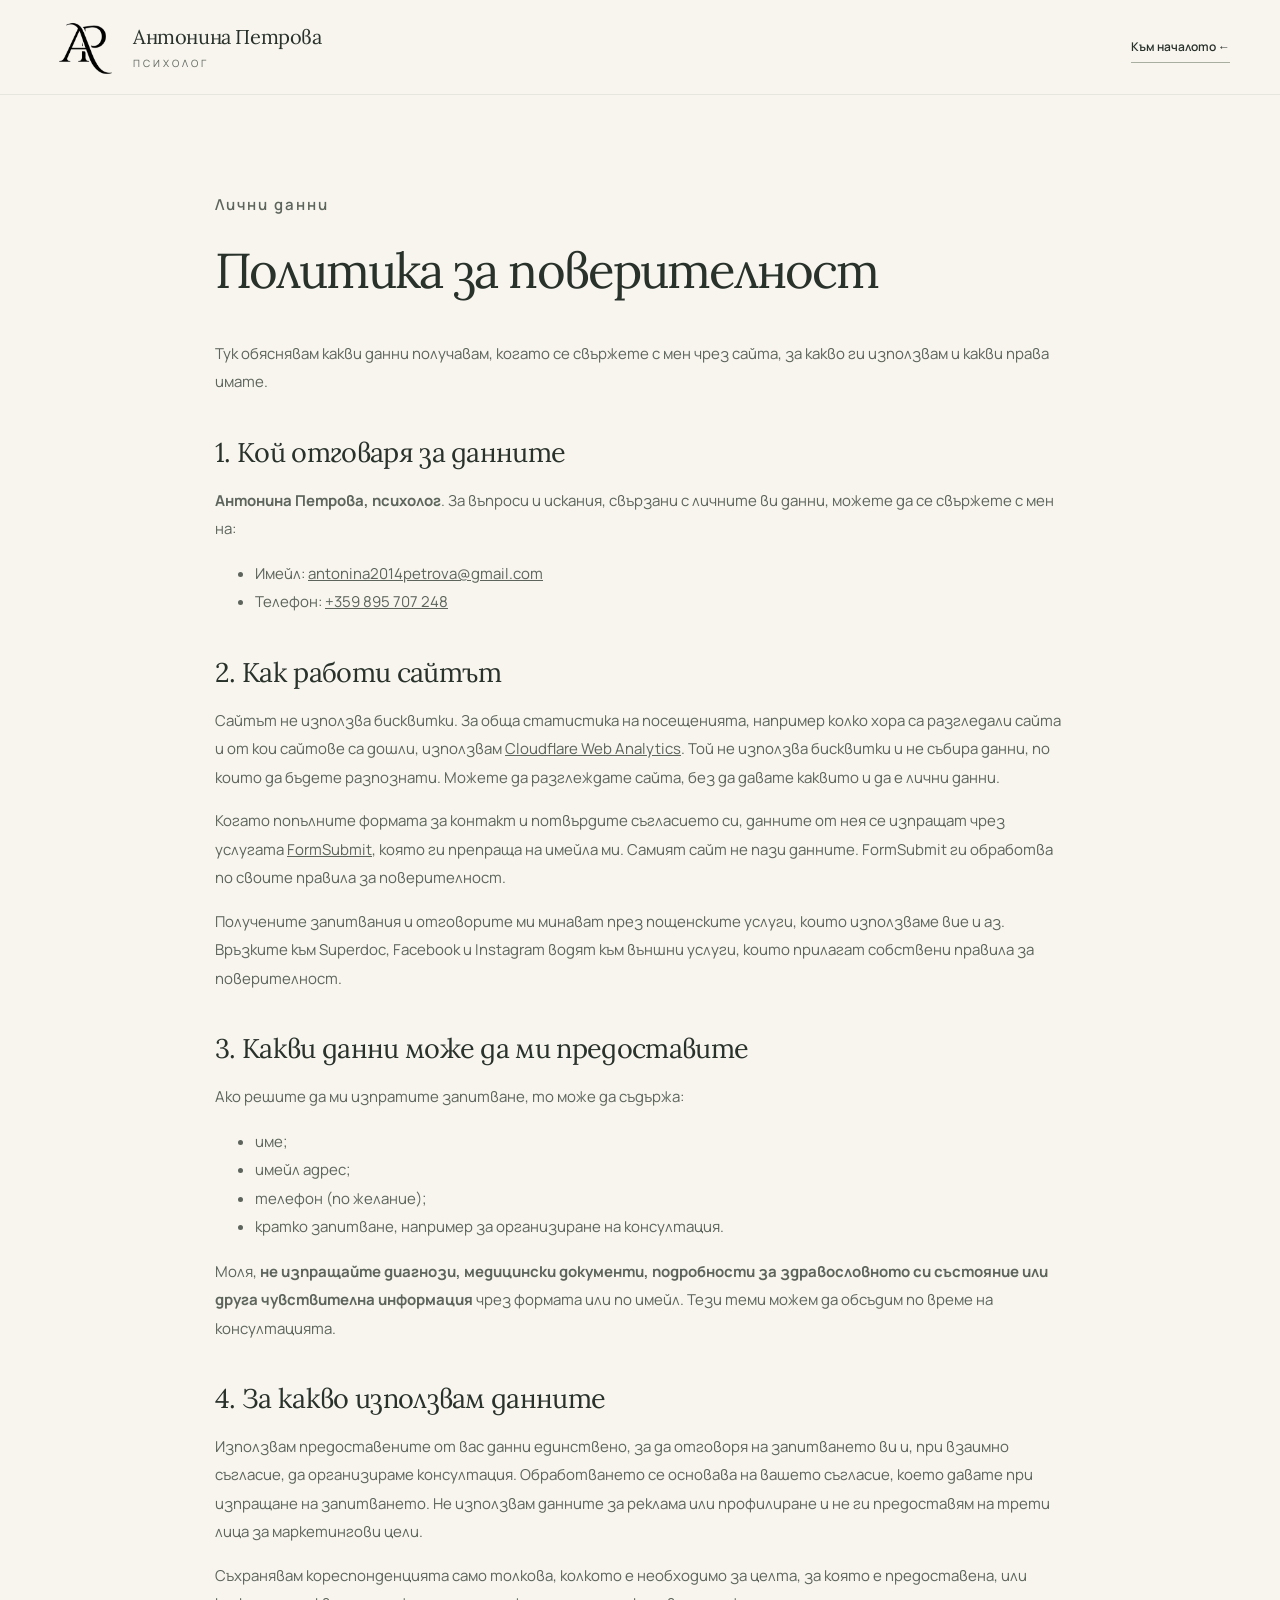
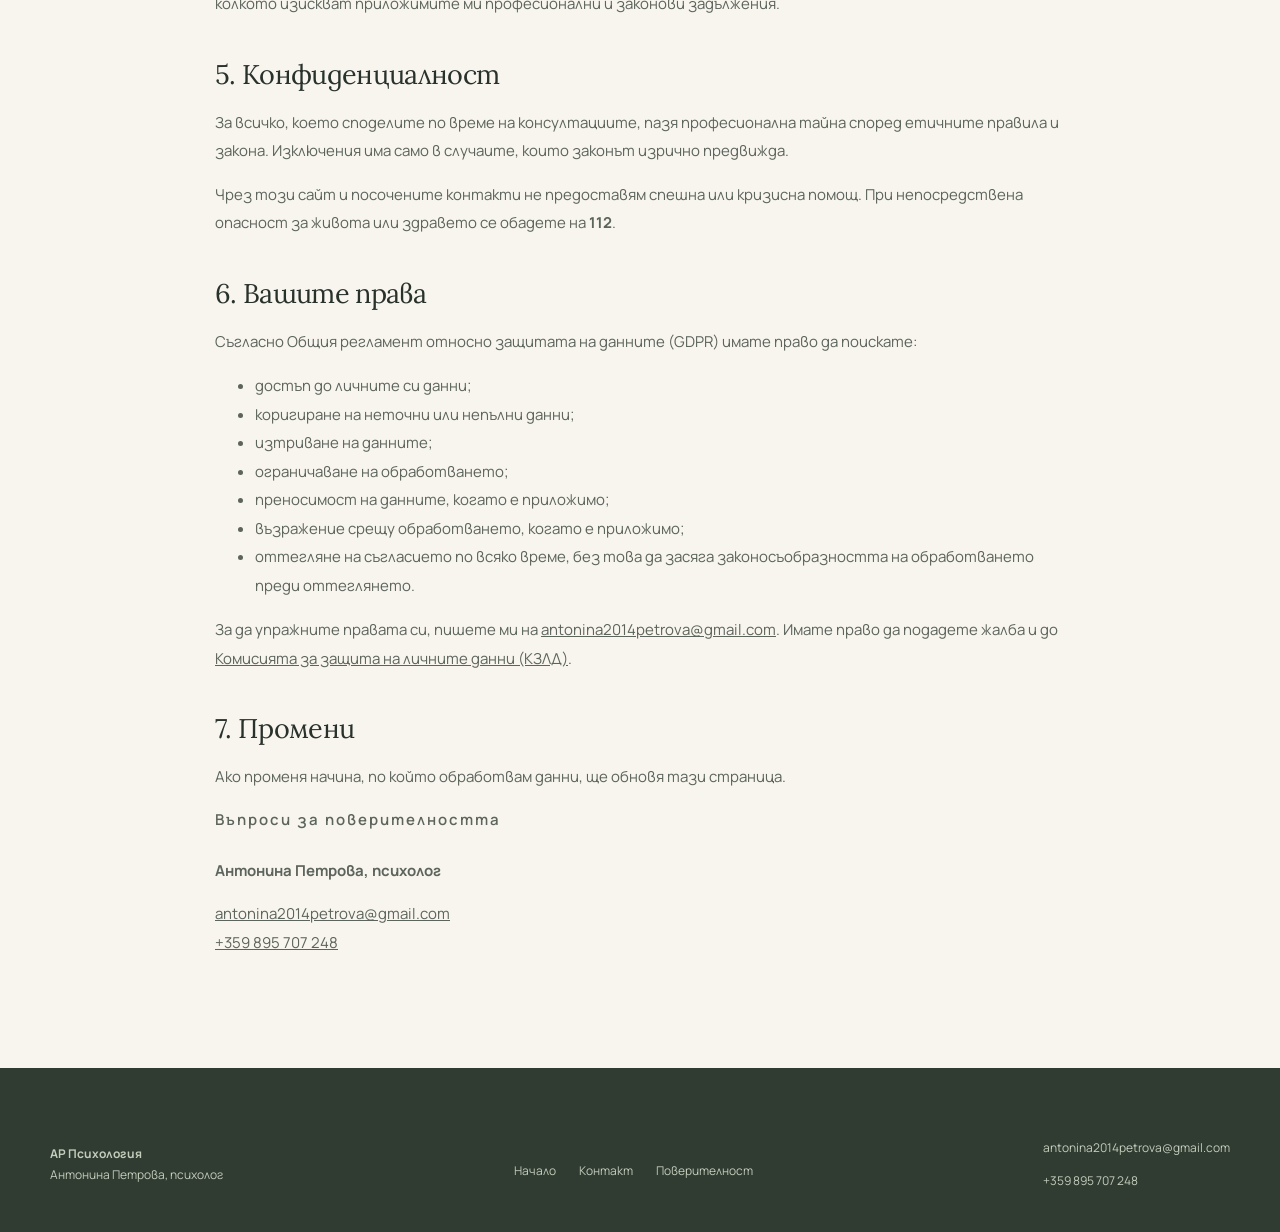
<file: privacy.html>
<!doctype html>
<html lang="bg">
<head>
<meta charset="utf-8">
<meta name="viewport" content="width=device-width, initial-scale=1">
<title>Политика за поверителност | Антонина Петрова, психолог</title>
<meta name="description" content="Какви лични данни получавам, когато ми пишете през сайта, за какво ги използвам и какви права имате. Антонина Петрова, психолог.">
<meta name="robots" content="noindex, follow">
<meta name="theme-color" content="#f7f5ee">
<meta name="format-detection" content="telephone=no">
<meta property="og:type" content="website">
<meta property="og:locale" content="bg_BG">
<meta property="og:title" content="Политика за поверителност | Антонина Петрова, психолог">
<meta property="og:description" content="Какви лични данни получавам през сайта, за какво ги използвам и какви права имате.">
<meta property="og:site_name" content="Антонина Петрова, психолог">
<link rel="canonical" href="https://antoninapetrova.com/privacy">
<meta property="og:url" content="https://antoninapetrova.com/privacy">
<meta property="og:image" content="https://antoninapetrova.com/assets/og-image.jpg">
<link rel="icon" href="./favicon.ico" sizes="48x48">
<link rel="icon" href="./assets/favicon-32.png" type="image/png" sizes="32x32">
<link rel="icon" href="./assets/favicon-96.png" type="image/png" sizes="96x96">
<link rel="apple-touch-icon" href="./assets/apple-touch-icon.png">
<link rel="manifest" href="./site.webmanifest">
<link rel="stylesheet" href="./fonts.css">
<link rel="stylesheet" href="./styles-5eec062f806f.css">
<script src="./app.js?v=4" defer></script>
</head>
<body>
  <a class="skip-link" href="#content">Към съдържанието</a>

  <header class="site-header">
    <div class="container header-inner">
      <a class="brand" href="./"><img class="brand-image" src="./assets/brand-logo.webp" alt="" width="210" height="204" decoding="async"><span class="brand-name">Антонина Петрова<small>ПСИХОЛОГ</small></span></a>
      <a class="text-link" href="./" style="margin-left:auto">Към началото ←</a>
    </div>
  </header>

  <main id="content">
    <section class="section section--light" aria-labelledby="privacy-title">
      <div class="container privacy-content">
        <p class="kicker">Лични данни</p>
        <h1 id="privacy-title">Политика за поверителност</h1>
        <p class="section-intro">Тук обяснявам какви данни получавам, когато се свържете с мен чрез сайта, за какво ги използвам и какви права имате.</p>

        <h2>1. Кой отговаря за данните</h2>
        <p><strong>Антонина Петрова, психолог</strong>. За въпроси и искания, свързани с личните ви данни, можете да се свържете с мен на:</p>
        <ul>
          <li>Имейл: <a href="mailto:antonina2014petrova@gmail.com">antonina2014petrova@gmail.com</a></li>
          <li>Телефон: <a href="tel:+359895707248">+359 895 707 248</a></li>
        </ul>

        <h2>2. Как работи сайтът</h2>
        <p>Сайтът не използва бисквитки. За обща статистика на посещенията, например колко хора са разгледали сайта и от кои сайтове са дошли, използвам <a href="https://www.cloudflare.com/web-analytics/" target="_blank" rel="noopener noreferrer">Cloudflare Web Analytics</a>. Той не използва бисквитки и не събира данни, по които да бъдете разпознати. Можете да разглеждате сайта, без да давате каквито и да е лични данни.</p>
        <p>Когато попълните формата за контакт и потвърдите съгласието си, данните от нея се изпращат чрез услугата <a href="https://formsubmit.co/" target="_blank" rel="noopener noreferrer">FormSubmit</a>, която ги препраща на имейла ми. Самият сайт не пази данните. FormSubmit ги обработва по своите правила за поверителност.</p>
        <p>Получените запитвания и отговорите ми минават през пощенските услуги, които използваме вие и аз. Връзките към Superdoc, Facebook и Instagram водят към външни услуги, които прилагат собствени правила за поверителност.</p>

        <h2>3. Какви данни може да ми предоставите</h2>
        <p>Ако решите да ми изпратите запитване, то може да съдържа:</p>
        <ul>
          <li>име;</li>
          <li>имейл адрес;</li>
          <li>телефон (по желание);</li>
          <li>кратко запитване, например за организиране на консултация.</li>
        </ul>
        <p>Моля, <strong>не изпращайте диагнози, медицински документи, подробности за здравословното си състояние или друга чувствителна информация</strong> чрез формата или по имейл. Тези теми можем да обсъдим по време на консултацията.</p>

        <h2>4. За какво използвам данните</h2>
        <p>Използвам предоставените от вас данни единствено, за да отговоря на запитването ви и, при взаимно съгласие, да организираме консултация. Обработването се основава на вашето съгласие, което давате при изпращане на запитването. Не използвам данните за реклама или профилиране и не ги предоставям на трети лица за маркетингови цели.</p>
        <p>Съхранявам кореспонденцията само толкова, колкото е необходимо за целта, за която е предоставена, или колкото изискват приложимите ми професионални и законови задължения.</p>

        <h2>5. Конфиденциалност</h2>
        <p>За всичко, което споделите по време на консултациите, пазя професионална тайна според етичните правила и закона. Изключения има само в случаите, които законът изрично предвижда.</p>
        <p>Чрез този сайт и посочените контакти не предоставям спешна или кризисна помощ. При непосредствена опасност за живота или здравето се обадете на <strong>112</strong>.</p>

        <h2>6. Вашите права</h2>
        <p>Съгласно Общия регламент относно защитата на данните (GDPR) имате право да поискате:</p>
        <ul>
          <li>достъп до личните си данни;</li>
          <li>коригиране на неточни или непълни данни;</li>
          <li>изтриване на данните;</li>
          <li>ограничаване на обработването;</li>
          <li>преносимост на данните, когато е приложимо;</li>
          <li>възражение срещу обработването, когато е приложимо;</li>
          <li>оттегляне на съгласието по всяко време, без това да засяга законосъобразността на обработването преди оттеглянето.</li>
        </ul>
        <p>За да упражните правата си, пишете ми на <a href="mailto:antonina2014petrova@gmail.com">antonina2014petrova@gmail.com</a>. Имате право да подадете жалба и до <a href="https://cpdp.bg/" target="_blank" rel="noopener noreferrer">Комисията за защита на личните данни (КЗЛД)</a>.</p>

        <h2>7. Промени</h2>
        <p>Ако променя начина, по който обработвам данни, ще обновя тази страница.</p>

        <div class="privacy-contact" aria-label="Контакти на Антонина Петрова">
          <p class="kicker">Въпроси за поверителността</p>
          <p><strong>Антонина Петрова, психолог</strong></p>
          <p><a href="mailto:antonina2014petrova@gmail.com">antonina2014petrova@gmail.com</a><br><a href="tel:+359895707248">+359 895 707 248</a></p>
        </div>
      </div>
    </section>
  </main>

  <footer class="site-footer">
    <div class="container footer-bottom">
      <p><strong>AP Психология</strong><br>Антонина Петрова, психолог</p>
      <nav aria-label="Вторична навигация">
        <a href="./">Начало</a>
        <a href="./#contact">Контакт</a>
        <a href="/privacy" aria-current="page">Поверителност</a>
      </nav>
      <p><a href="mailto:antonina2014petrova@gmail.com">antonina2014petrova@gmail.com</a><br><a href="tel:+359895707248">+359 895 707 248</a></p>
    </div>
  </footer>
</body>
</html>
</file>
<file: fonts.css>
/* Self-hosted official Google Fonts assets; no remote font URLs are used. */
/* Lora: 400 normal + italic; Manrope: 400/500/600/700 normal. */
/* Lora italic 400 — cyrillic subset */
@font-face {
  font-family: 'Lora';
  font-style: italic;
  font-weight: 400;
  font-display: swap;
  src: url('./fonts/lora-400-italic-cyrillic.woff2') format('woff2');
  unicode-range: U+0301, U+0400-045F, U+0490-0491, U+04B0-04B1, U+2116;
}

/* Lora italic 400 — latin subset */
@font-face {
  font-family: 'Lora';
  font-style: italic;
  font-weight: 400;
  font-display: swap;
  src: url('./fonts/lora-400-italic-latin.woff2') format('woff2');
  unicode-range: U+0000-00FF, U+0131, U+0152-0153, U+02BB-02BC, U+02C6, U+02DA, U+02DC, U+0304, U+0308, U+0329, U+2000-206F, U+20AC, U+2122, U+2191, U+2193, U+2212, U+2215, U+FEFF, U+FFFD;
}

/* Lora normal 400 — cyrillic subset */
@font-face {
  font-family: 'Lora';
  font-style: normal;
  font-weight: 400;
  font-display: swap;
  src: url('./fonts/lora-400-normal-cyrillic.woff2') format('woff2');
  unicode-range: U+0301, U+0400-045F, U+0490-0491, U+04B0-04B1, U+2116;
}

/* Lora normal 400 — latin subset */
@font-face {
  font-family: 'Lora';
  font-style: normal;
  font-weight: 400;
  font-display: swap;
  src: url('./fonts/lora-400-normal-latin.woff2') format('woff2');
  unicode-range: U+0000-00FF, U+0131, U+0152-0153, U+02BB-02BC, U+02C6, U+02DA, U+02DC, U+0304, U+0308, U+0329, U+2000-206F, U+20AC, U+2122, U+2191, U+2193, U+2212, U+2215, U+FEFF, U+FFFD;
}

/* Manrope normal 400 — cyrillic subset */
@font-face {
  font-family: 'Manrope';
  font-style: normal;
  font-weight: 400;
  font-display: swap;
  src: url('./fonts/manrope-400-cyrillic.woff2') format('woff2');
  unicode-range: U+0301, U+0400-045F, U+0490-0491, U+04B0-04B1, U+2116;
}

/* Manrope normal 400 — latin subset */
@font-face {
  font-family: 'Manrope';
  font-style: normal;
  font-weight: 400;
  font-display: swap;
  src: url('./fonts/manrope-400-latin.woff2') format('woff2');
  unicode-range: U+0000-00FF, U+0131, U+0152-0153, U+02BB-02BC, U+02C6, U+02DA, U+02DC, U+0304, U+0308, U+0329, U+2000-206F, U+20AC, U+2122, U+2191, U+2193, U+2212, U+2215, U+FEFF, U+FFFD;
}

/* Manrope normal 500 — cyrillic subset */
@font-face {
  font-family: 'Manrope';
  font-style: normal;
  font-weight: 500;
  font-display: swap;
  src: url('./fonts/manrope-500-cyrillic.woff2') format('woff2');
  unicode-range: U+0301, U+0400-045F, U+0490-0491, U+04B0-04B1, U+2116;
}

/* Manrope normal 500 — latin subset */
@font-face {
  font-family: 'Manrope';
  font-style: normal;
  font-weight: 500;
  font-display: swap;
  src: url('./fonts/manrope-500-latin.woff2') format('woff2');
  unicode-range: U+0000-00FF, U+0131, U+0152-0153, U+02BB-02BC, U+02C6, U+02DA, U+02DC, U+0304, U+0308, U+0329, U+2000-206F, U+20AC, U+2122, U+2191, U+2193, U+2212, U+2215, U+FEFF, U+FFFD;
}

/* Manrope normal 600 — cyrillic subset */
@font-face {
  font-family: 'Manrope';
  font-style: normal;
  font-weight: 600;
  font-display: swap;
  src: url('./fonts/manrope-600-cyrillic.woff2') format('woff2');
  unicode-range: U+0301, U+0400-045F, U+0490-0491, U+04B0-04B1, U+2116;
}

/* Manrope normal 600 — latin subset */
@font-face {
  font-family: 'Manrope';
  font-style: normal;
  font-weight: 600;
  font-display: swap;
  src: url('./fonts/manrope-600-latin.woff2') format('woff2');
  unicode-range: U+0000-00FF, U+0131, U+0152-0153, U+02BB-02BC, U+02C6, U+02DA, U+02DC, U+0304, U+0308, U+0329, U+2000-206F, U+20AC, U+2122, U+2191, U+2193, U+2212, U+2215, U+FEFF, U+FFFD;
}

/* Manrope normal 700 — cyrillic subset */
@font-face {
  font-family: 'Manrope';
  font-style: normal;
  font-weight: 700;
  font-display: swap;
  src: url('./fonts/manrope-700-cyrillic.woff2') format('woff2');
  unicode-range: U+0301, U+0400-045F, U+0490-0491, U+04B0-04B1, U+2116;
}

/* Manrope normal 700 — latin subset */
@font-face {
  font-family: 'Manrope';
  font-style: normal;
  font-weight: 700;
  font-display: swap;
  src: url('./fonts/manrope-700-latin.woff2') format('woff2');
  unicode-range: U+0000-00FF, U+0131, U+0152-0153, U+02BB-02BC, U+02C6, U+02DA, U+02DC, U+0304, U+0308, U+0329, U+2000-206F, U+20AC, U+2122, U+2191, U+2193, U+2212, U+2215, U+FEFF, U+FFFD;
}
</file>
<file: styles-5eec062f806f.css>
:root{--cream:#f7f5ee;--paper:#fffefa;--ink:#29312b;--muted:#687067;--sage:#6b7965;--sage-dark:#4e604c;--sand:#e9e5da;--terra:#a7573c;--line:#dcded4;--serif:'Lora',Georgia,serif;--sans:'Manrope',Arial,sans-serif}*{box-sizing:border-box}html{scroll-behavior:smooth;scroll-padding-top:100px}body{margin:0;background:var(--cream);color:var(--ink);font-family:var(--sans);font-size:16px;line-height:1.75}h1,h2,h3,p{margin-top:0}h1,h2,h3{font-family:var(--serif);font-weight:400;line-height:1.18;letter-spacing:-.04em}h1{font-size:64px}h2{font-size:46px;margin-bottom:26px}h3{font-size:26px}em{font-weight:400;color:var(--sage);font-style:italic}a{color:inherit;text-decoration:none}button,input,textarea{font:inherit}button,a,input,textarea,summary{-webkit-tap-highlight-color:transparent}button{cursor:pointer}img{display:block;max-width:100%;height:auto}.container{width:min(1220px,calc(100% - 100px));margin:0 auto}.icon{width:21px;height:21px;flex-shrink:0;display:inline-block;vertical-align:middle}a:focus-visible,button:focus-visible,summary:focus-visible,input:focus-visible,textarea:focus-visible{outline:3px solid var(--terra);outline-offset:5px}.skip-link{position:fixed;left:16px;top:-100px;background:var(--ink);color:white;padding:12px 24px;z-index:100}.skip-link:focus{top:10px}.site-header{position:sticky;top:0;background:rgba(247,245,238,.96);backdrop-filter:blur(14px);z-index:30;border-bottom:1px solid rgba(41,49,43,.08)}.header-inner{height:94px;display:flex;align-items:center;gap:30px}.brand{display:flex;align-items:center;gap:16px;flex-shrink:0}.brand-mark{font-family:var(--serif);font-size:34px;letter-spacing:-9px;padding-right:7px;width:53px;height:61px;border:1px solid #8e9a86;border-radius:50%;display:flex;align-items:center;justify-content:center}.brand-name{font-family:var(--serif);font-size:20px;line-height:1.2;letter-spacing:-.02em}.brand-name small{font-family:var(--sans);display:block;font-size:9px;letter-spacing:3px;margin-top:8px;color:var(--muted)}.desktop-nav{display:flex;gap:25px;margin-left:auto;font-size:12px;font-weight:600}.desktop-nav a{position:relative;padding:10px 0}.desktop-nav a:after{content:'';position:absolute;bottom:4px;height:1px;left:0;width:0;background:var(--terra);transition:width .2s}.desktop-nav a:hover:after{width:100%}.btn{display:inline-flex;align-items:center;justify-content:center;gap:32px;background:var(--terra);color:#fff;border:1px solid var(--terra);border-radius:5px;padding:16px 24px;font-size:13px;font-weight:600;line-height:1.5;transition:background .2s,transform .2s}.btn:hover{background:#88442e;transform:translateY(-2px)}.btn .icon{width:18px;height:18px}.btn-small{padding:12px 17px;gap:18px;font-size:12px}.header-cta{flex-shrink:0}.menu-button{display:none;border:0;background:transparent;width:46px;height:46px;margin-left:auto}.mobile-nav{padding:12px 25px 25px;border-top:1px solid var(--line)}.mobile-nav a{display:block;padding:12px}.mobile-nav[hidden]{display:none}.hero{position:relative}.hero-inner{display:grid;grid-template-columns:1.15fr 1fr;gap:60px;align-items:center;padding-top:54px;padding-bottom:44px}.eyebrow{display:flex;align-items:center;gap:9px;font-size:10px;font-weight:600;letter-spacing:2.1px;color:var(--sage-dark);margin-bottom:26px}.eyebrow>span{width:6px;height:6px;background:var(--sage);border-radius:100%}.hero h1{font-size:64px;line-height:1.13;margin-bottom:28px;letter-spacing:-.054em}.hero-description{max-width:440px;font-size:15px;line-height:1.85;color:var(--muted);margin-bottom:29px}.hero-actions{display:flex;gap:28px;align-items:center}.text-link{display:inline-flex;gap:15px;align-items:center;font-size:12px;font-weight:600;border-bottom:1px solid #a8aea0;padding:5px 0}.text-link .icon{width:16px;height:16px}.text-link:hover{color:var(--terra);border-color:var(--terra)}.hero-trust{display:flex;align-items:center;gap:20px;margin-top:32px;color:#56614f;font-size:10px}.hero-trust span{display:flex;align-items:center;gap:7px}.hero-trust .icon{width:17px;height:17px}.hero-trust i{width:1px;height:14px;background:#bbc2b5}.hero-visual{position:relative;max-width:445px;margin:0 0 0 auto;width:100%;padding:0 17px 0 0}.portrait{height:492px;border-radius:220px 220px 7px 7px;overflow:hidden;position:relative;background:var(--sand)}.portrait img{width:100%;height:100%;object-fit:cover;object-position:51% 48%}.portrait-outline{position:absolute;top:-13px;right:0;width:calc(100% - 16px);height:499px;border:1px solid #a9b29d;border-radius:220px 220px 8px 8px}.portrait-seal{position:absolute;bottom:91px;left:-36px;width:110px;height:110px;border-radius:100%;background:var(--cream);border:1px solid #d6dbc9;box-shadow:0 5px 24px #29312b0a;display:flex;flex-direction:column;align-items:center;justify-content:center;text-align:center;color:var(--sage-dark);font-size:10px;line-height:1.55;gap:4px}.portrait-seal .icon{width:29px;height:29px}.portrait-caption{padding:21px 3px 0}.portrait-caption>span{font-size:11px;letter-spacing:2px;font-weight:600}.portrait-caption p{font-size:10px;color:var(--muted);margin:5px 0 0}.hero-bottom{display:flex;justify-content:space-between;align-items:center;padding:15px 0 24px}.scroll-hint{font-size:10px;color:var(--muted);display:flex;gap:13px;align-items:center}.scroll-hint>span{font-size:18px}.tiny-label{font-size:9px;letter-spacing:1.8px;color:#727b6c}.intro-band{background:#e8ece2;padding:40px 0}.intro-band>.container{display:flex;gap:35px;align-items:center;justify-content:center}.intro-band p{font-family:var(--serif);font-size:25px;text-align:center;line-height:1.5;margin:0;letter-spacing:-.02em}.mini-leaf{width:50px;height:50px;color:var(--sage);border:1px solid #bfc9b5;display:flex;align-items:center;justify-content:center;border-radius:100%}.mini-leaf .icon{width:25px;height:25px}.section{padding-top:96px;padding-bottom:96px}.kicker{font-size:10px;font-weight:600;letter-spacing:2px;color:var(--sage-dark);margin:0 0 22px;font-family:var(--sans);line-height:1.5}.about-grid{display:grid;grid-template-columns:1fr 1.03fr;gap:84px;align-items:center}.about-photo{position:relative;padding-bottom:35px}.about-photo img{width:100%;height:465px;object-fit:cover;object-position:38% 50%;border-radius:6px 6px 95px 6px}.photo-note{display:block;position:absolute;bottom:0;left:32px;background:var(--paper);border-left:3px solid var(--terra);padding:20px 25px;font-family:var(--serif);font-size:19px;line-height:1.5;box-shadow:0 8px 25px #29312b06}.about-copy>p:not(.kicker){font-size:14px;color:var(--muted);line-height:1.9}.about-copy blockquote{margin:25px 0;padding-left:21px;border-left:2px solid #b6c1ab;font-family:var(--serif);font-size:21px;line-height:1.65;letter-spacing:-.02em}.about-copy .text-link{margin-top:5px}.values-grid{display:grid;grid-template-columns:repeat(3,1fr);gap:40px;padding-top:74px}.value{display:flex;gap:16px;padding-top:26px;border-top:1px solid var(--line)}.value img{width:61px;height:61px;object-fit:contain;border-radius:100%;mix-blend-mode:multiply;flex-shrink:0}.value h3{font-size:20px;margin:5px 0 12px}.value p{font-size:12px;color:var(--muted);line-height:1.85;margin-bottom:0}.services-section{background:#eef0e9}.section-heading{display:flex;justify-content:space-between;align-items:flex-end;gap:40px;margin-bottom:37px}.section-heading h2{margin-bottom:0}.heading-note{font-size:12px;color:var(--muted);margin-bottom:4px;line-height:1.9;max-width:290px}.consultation-card{display:grid;grid-template-columns:1fr .95fr;background:var(--paper);border-radius:8px;overflow:hidden}.consultation-copy{padding:44px 49px}.pill{display:inline-flex;align-items:center;gap:9px;font-size:9px;letter-spacing:1.3px;color:var(--sage-dark);background:#e9ede2;border:1px solid #d8e0ce;border-radius:30px;padding:7px 12px;margin-bottom:24px}.pill .icon{width:15px;height:15px}.consultation-copy h3{font-size:32px;margin-bottom:23px}.consultation-copy p{font-size:13px;color:var(--muted);line-height:1.9}.consultation-copy .btn{margin-top:10px}.booking-note{display:block;font-size:9px;color:var(--muted);margin-top:12px}.consultation-photo img{width:100%;height:100%;object-fit:cover;object-position:56% 50%;min-height:480px}.service-benefits{display:flex;justify-content:center;gap:100px;padding:38px 0 44px}.service-benefits>div{display:flex;align-items:center;gap:12px}.service-benefits img{width:43px;height:43px;border-radius:100%;mix-blend-mode:multiply}.service-benefits h3{font-family:var(--sans);font-size:11px;font-weight:600;letter-spacing:0;margin:0}.process-grid{display:grid;grid-template-columns:repeat(3,1fr);gap:25px}.process-card{background:var(--paper);border:1px solid #dfe3d7;border-radius:6px;overflow:hidden}.process-card>img{height:190px;width:100%;object-fit:cover}.process-card>div{padding:25px}.step-number{display:block;font-size:10px;color:var(--terra);font-weight:600;margin-bottom:15px}.process-card h3{font-size:22px;margin-bottom:13px}.process-card p{font-size:12px;color:var(--muted);line-height:1.85;margin-bottom:0}.education-grid{display:grid;grid-template-columns:.8fr 1.2fr;gap:100px}.education-intro>p:not(.kicker){max-width:290px;font-size:13px;color:var(--muted)}.education-intro .text-link{margin-top:14px}.source-note{font-size:10px!important;line-height:1.85;color:var(--muted);margin-top:25px;max-width:760px}.timeline{margin:0;padding:0;list-style:none}.timeline-item{display:grid;grid-template-columns:95px 1fr;gap:23px;position:relative;padding:0 0 34px;border-left:1px solid #bcc6b3;margin-left:4px;padding-left:28px}.timeline-item:before{content:'';position:absolute;left:-4px;top:6px;width:7px;height:7px;border-radius:100%;background:var(--sage);outline:5px solid var(--cream)}.timeline-item:last-child{padding-bottom:0}.timeline-date{font-size:11px;color:var(--sage-dark);line-height:1.65;font-weight:600;padding-top:3px}.timeline-item h3{font-size:22px;margin-bottom:9px}.timeline-item p{font-size:11px;line-height:1.85;color:var(--muted);margin-bottom:0}.timeline-item .institution{font-size:12px;color:var(--ink);margin-bottom:6px}.certificates-section{background:var(--paper);border-block:1px solid var(--line)}.documents-grid{display:grid;grid-template-columns:repeat(4,1fr);gap:22px}.document-card{background:transparent;border:0;padding:0;text-align:left;color:var(--ink)}.document-image{position:relative;display:block;height:178px;padding:12px;background:#efeee7;border:1px solid #dfdfd3;border-radius:5px;overflow:hidden}.document-image>img{width:100%;height:100%;object-fit:contain;transition:transform .3s}.document-card:hover .document-image>img{transform:scale(1.05)}.expand-icon{position:absolute;bottom:8px;right:8px;padding:5px;background:var(--paper);color:var(--sage-dark);border-radius:3px;display:flex}.expand-icon .icon{width:17px;height:17px}.document-title{display:block;font-family:var(--serif);font-size:17px;line-height:1.45;margin:14px 0 5px}.document-desc{display:block;font-size:9px;color:var(--muted)}.reviews-section{background:#e9ede3}.reviews-grid{display:grid;grid-template-columns:repeat(3,1fr);gap:23px;align-items:start}.review-card{padding:29px 28px;background:var(--paper);border-radius:6px;border:1px solid #dce1d5;display:flex;flex-direction:column;min-height:275px}.review-card:nth-child(n+4){grid-column:span 1}.stars{font-size:12px;letter-spacing:3px;color:var(--terra);margin-bottom:18px}.review-text{font-family:var(--serif);font-size:16px;line-height:1.75;letter-spacing:-.01em;margin-bottom:25px}.review-author{display:flex;gap:11px;align-items:center;margin-top:auto}.avatar{width:34px;height:34px;border-radius:100%;background:#e9ede1;display:flex;justify-content:center;align-items:center;font-family:var(--serif);color:var(--sage-dark)}.review-author strong{display:block;font-size:10px;font-weight:600}.review-author div>span{display:block;font-size:8px;color:var(--muted);margin-top:2px}.excerpt-label{font-family:var(--sans);font-size:8px;display:block;color:var(--muted);margin-top:5px}.review-full summary{font-size:10px;list-style:none;display:flex;gap:8px;align-items:center;cursor:pointer;margin:0 0 15px}.review-full summary .icon{width:14px;height:14px}.review-full p{font-family:var(--serif);font-size:15px;line-height:1.75}.faq-grid{display:grid;grid-template-columns:.8fr 1.2fr;gap:100px}.faq-grid>div>p:not(.kicker){font-size:13px;color:var(--muted)}.faq-item{border-top:1px solid var(--line)}.faq-item:last-child{border-bottom:1px solid var(--line)}.faq-item summary{list-style:none;display:flex;justify-content:space-between;align-items:center;gap:20px;padding:22px 0;font-size:13px;font-weight:600;cursor:pointer}.faq-item summary::-webkit-details-marker{display:none}.faq-item[open] summary .icon{transform:rotate(45deg)}.faq-item .icon{width:18px;height:18px;color:var(--sage);transition:transform .2s}.faq-item p{font-size:12px;line-height:1.9;color:var(--muted);margin:0 32px 23px 0}.contact-section{background:#e5e9dd}.contact-grid{display:grid;grid-template-columns:.8fr 1fr;gap:100px}.contact-copy>p:not(.kicker){font-size:13px;color:var(--muted);max-width:370px}.contact-copy h2{font-size:48px}.contact-method{display:flex;align-items:center;gap:15px;padding:22px 0;border-bottom:1px solid #cbd3c1}.contact-method>span{display:flex;justify-content:center;align-items:center;width:42px;height:42px;border:1px solid #bdc8b0;border-radius:100%;color:var(--sage-dark);flex-shrink:0}.contact-method>div{flex:1;min-width:0}.contact-method small{font-size:8px;letter-spacing:1.5px;color:var(--muted)}.contact-method strong{display:block;font-weight:500;font-size:20px;line-height:1.7}.contact-method .email-value{font-size:14px;overflow-wrap:anywhere}.contact-method>.icon{width:17px;color:var(--sage-dark)}.superdoc-link{display:flex;align-items:center;justify-content:space-between;margin-top:26px;padding:14px 19px;background:var(--paper);border:1px solid #d5ddcb;border-radius:4px;max-width:235px}.superdoc-link img{width:135px;height:30px;object-fit:contain;mix-blend-mode:multiply}.superdoc-link>.icon{width:17px}.contact-small{font-size:10px!important;margin:23px 0}.contact-form{padding:36px 40px;background:var(--paper);border:1px solid #d4dcca;border-radius:7px;box-shadow:0 7px 35px #29312b03}.contact-form>h3{font-size:25px;margin-bottom:8px}.form-intro{font-size:11px;color:var(--muted);margin-bottom:24px}.form-row{display:grid;grid-template-columns:1fr 1fr;gap:18px}.field{margin-bottom:17px}.field>label{display:block;font-size:10px;font-weight:600;margin-bottom:7px}.field label>span{color:var(--terra)}.field label small{font-size:8px;font-weight:400;color:var(--muted)}input:not([type=checkbox]),textarea{width:100%;background:#fafaf6;border:1px solid #d6dbcf;border-radius:4px;padding:12px 13px;line-height:1.5;font-size:12px;color:var(--ink);min-width:0}textarea{resize:vertical;min-height:100px}input::placeholder,textarea::placeholder{color:#7b8476;font-size:11px}input[aria-invalid=true],textarea[aria-invalid=true]{border-color:#a33831}.field-error{display:block;font-size:10px;color:#a33831;line-height:1.5;margin-top:6px}.field-error:empty{display:none}.sensitive-note{font-size:9px;color:var(--muted);line-height:1.8;margin-top:-3px}.consent{display:flex;align-items:flex-start;gap:9px;font-size:9px;color:var(--muted);line-height:1.9;cursor:pointer}.consent input{width:15px;height:15px;accent-color:var(--sage-dark);margin:2px 0 0;flex-shrink:0}.consent a{text-decoration:underline;text-underline-offset:3px;color:var(--ink)}.consent b{color:var(--terra)}.submit-btn{margin-top:22px;width:100%;justify-content:space-between;padding:14px 21px}.submit-btn:disabled{opacity:.65;cursor:wait;transform:none}.form-mode{font-size:9px;color:var(--muted);line-height:1.8;margin:13px 0 0}.form-status{font-size:11px;line-height:1.8;color:var(--sage-dark);margin:10px 0 0}.form-status:empty{display:none}.honeypot{position:absolute;left:-10000px;width:1px;height:1px;overflow:hidden}.emergency-note{font-size:9px;color:var(--muted);padding-top:27px;text-align:center}.site-footer{background:#303c31;color:#f0f1e9;padding:40px 0 23px}.footer-top{display:flex;align-items:center;gap:65px;padding-bottom:35px;border-bottom:1px solid #53604e}.footer-brand .brand-mark{border-color:#b5c0a9}.footer-brand .brand-name{font-size:19px}.footer-brand small{color:#c2c9b9}.footer-top>p{font-family:var(--serif);font-size:19px;line-height:1.6;max-width:520px;margin:0;color:#dde2d5;letter-spacing:-.02em}.back-top{width:40px;height:40px;border:1px solid #687762;border-radius:100%;display:flex;align-items:center;justify-content:center;margin-left:auto;flex-shrink:0}.footer-bottom{display:flex;justify-content:space-between;align-items:center;font-size:9px;padding-top:23px;color:#c4ccbc}.footer-bottom nav{display:flex;gap:23px}.lightbox{max-width:min(1100px,95vw);max-height:94vh;border:0;padding:18px;background:var(--paper);border-radius:6px;width:95vw;color:var(--ink)}.lightbox::backdrop{background:#162219cf;backdrop-filter:blur(5px)}.dialog-open{overflow:hidden}.dialog-toolbar{display:flex;justify-content:space-between;gap:20px;align-items:center;margin-bottom:18px}.dialog-toolbar h2{font-size:20px;margin:0}.dialog-close{width:44px;height:44px;border:1px solid var(--line);border-radius:100%;background:transparent;display:flex;align-items:center;justify-content:center;flex-shrink:0}.lightbox>img{max-height:72vh;object-fit:contain;width:100%;background:#eae9e2}.dialog-download{font-size:11px;display:flex;gap:15px;align-items:center;padding:15px 0 0}.simple-header{display:flex;justify-content:space-between;align-items:center;padding-block:30px}.simple-footer{padding-block:35px;border-top:1px solid var(--line);font-size:12px}.materials-heading{font-size:48px}.materials-grid{display:grid;grid-template-columns:repeat(3,1fr);gap:30px;margin-top:40px}.material-card{margin:0;background:var(--paper);padding:18px;border:1px solid var(--line);border-radius:5px}.material-card img{width:100%;height:200px;object-fit:contain}.material-card figcaption{font-family:var(--serif);font-size:18px;margin-top:15px}.material-card>a{font-size:11px;text-decoration:underline}.privacy-content{max-width:850px;margin-inline:auto}.privacy-content h1{font-size:49px}.privacy-content h2{font-size:27px;margin-top:40px;margin-bottom:18px;letter-spacing:-.025em}.privacy-content h3{font-size:22px}.privacy-content p,.privacy-content li{font-size:15px;line-height:1.9;color:var(--muted)}.privacy-content a{text-decoration:underline}.privacy-content .notice,.privacy-notice{padding:22px;background:#e9ede2;border-left:3px solid var(--sage)}.will-reveal{opacity:0;transform:translateY(12px);transition:opacity .5s,transform .5s}.is-visible{opacity:1;transform:none}
@media(min-width:1440px){.hero-inner{gap:85px}.hero h1{font-size:72px}.portrait{height:530px}.portrait-outline{height:537px}.hero-visual{max-width:465px}.hero-inner{padding-top:62px;padding-bottom:52px}}
@media(max-width:1100px){.container{width:calc(100% - 64px)}.desktop-nav{display:none}.header-cta{margin-left:auto}.menu-button{display:block;margin-left:0}.header-inner{gap:18px;height:83px}.hero-inner{gap:35px}.hero h1{font-size:51px}.portrait{height:435px}.portrait-outline{height:442px}.hero-visual{max-width:365px}.hero-description{font-size:14px}.hero-actions{gap:18px;flex-wrap:wrap}.hero-trust{gap:12px}.about-grid{gap:45px}.about-photo img{height:405px}.section{padding-block:75px}h2{font-size:39px}.values-grid{gap:25px}.value{display:block}.value img{margin-bottom:12px}.consultation-copy{padding:30px}.consultation-copy h3{font-size:29px}.service-benefits{gap:40px}.education-grid,.faq-grid,.contact-grid{gap:50px}.documents-grid{gap:15px}.document-title{font-size:15px}.document-image{height:140px}.reviews-grid{gap:15px}.review-card{padding:22px}.review-text{font-size:15px}.contact-form{padding:28px}.footer-top{gap:35px}.footer-top>p{font-size:17px}.footer-bottom nav{gap:15px}.process-card>img{height:160px}}
@media(max-width:767px){html{scroll-padding-top:85px}.container{width:calc(100% - 40px)}.header-inner{height:76px;gap:10px}.brand{gap:10px}.brand-mark{width:39px;height:47px;font-size:27px;letter-spacing:-7px;padding-right:5px}.brand-name{font-size:16px}.brand-name small{font-size:7px;letter-spacing:2px;margin-top:7px}.header-cta{padding:9px 11px;gap:8px;font-size:9px}.header-cta .icon{width:13px}.menu-button{width:33px;height:40px}.hero-inner{grid-template-columns:1fr;padding-top:35px;gap:40px;padding-bottom:15px}.eyebrow{font-size:8px;letter-spacing:1.5px;margin-bottom:23px}.hero h1{font-size:49px;margin-bottom:23px}.hero-description{font-size:14px;max-width:360px;margin-bottom:25px}.hero-actions{gap:23px;flex-wrap:nowrap}.hero-actions .btn{padding:14px 17px;font-size:11px;gap:18px}.hero-actions .text-link{font-size:10px;gap:9px}.hero-trust{margin-top:26px;font-size:9px;gap:18px}.hero-visual{width:calc(100% - 24px);max-width:400px;margin:auto}.portrait{height:410px}.portrait-outline{height:417px}.portrait-seal{width:91px;height:91px;left:-20px;bottom:88px;font-size:9px}.portrait-seal .icon{width:23px;height:23px}.portrait-caption{padding-top:18px}.portrait-caption>span{font-size:10px}.portrait-caption p{font-size:9px}.hero-bottom{padding-top:18px;padding-bottom:26px}.tiny-label{display:none}.scroll-hint{font-size:9px}.intro-band{padding:30px 0}.intro-band>.container{gap:18px}.mini-leaf{width:37px;height:37px;flex-shrink:0}.mini-leaf .icon{width:19px;height:19px}.intro-band p{font-size:18px;text-align:left;line-height:1.65}.section{padding-block:60px}h2{font-size:37px}.kicker{font-size:9px;margin-bottom:18px}.about-grid{grid-template-columns:1fr;gap:35px}.about-photo img{height:345px;object-position:44% 50%}.photo-note{padding:17px 20px;font-size:18px;left:20px}.about-copy>p:not(.kicker){font-size:14px}.about-copy blockquote{font-size:20px}.values-grid{grid-template-columns:1fr;gap:26px;padding-top:38px}.value{display:flex;gap:19px;padding-top:23px}.value img{width:55px;height:55px;margin:0}.value h3{font-size:20px;margin-top:3px}.value p{font-size:12px}.section-heading{display:block;margin-bottom:28px}.heading-note{font-size:11px;margin-top:22px}.consultation-card{grid-template-columns:1fr}.consultation-copy{padding:29px 24px}.consultation-copy h3{font-size:28px}.consultation-copy p{font-size:13px}.consultation-photo img{height:280px;min-height:0;object-position:58% 40%}.service-benefits{gap:20px;padding-block:29px;justify-content:space-between}.service-benefits>div{flex:1;display:flex;flex-direction:column;gap:8px;text-align:center}.service-benefits img{width:40px;height:40px}.service-benefits h3{font-size:9px;line-height:1.6}.process-grid{grid-template-columns:1fr;gap:18px}.process-card{display:grid;grid-template-columns:115px 1fr}.process-card>img{height:100%;min-height:180px;object-fit:cover}.process-card>div{padding:20px 18px}.step-number{margin-bottom:10px}.process-card h3{font-size:21px}.process-card p{font-size:11px}.education-grid{grid-template-columns:1fr;gap:38px}.education-intro h2 br{display:none}.education-intro h2{max-width:300px}.education-intro>p:not(.kicker){max-width:100%}.timeline-item{grid-template-columns:76px 1fr;gap:12px;padding-left:20px;padding-bottom:31px}.timeline-date{font-size:9px}.timeline-item h3{font-size:20px}.timeline-item .institution{font-size:11px}.timeline-item p{font-size:10px}.documents-grid{grid-template-columns:1fr 1fr;gap:25px 15px}.document-image{height:142px;padding:8px}.document-title{font-size:15px}.document-desc{font-size:8px;line-height:1.7}.reviews-grid{grid-template-columns:1fr}.review-card{min-height:0;padding:26px}.review-text{font-size:17px}.review-author strong{font-size:11px}.review-author div>span{font-size:9px}.faq-grid{grid-template-columns:1fr;gap:22px}.faq-grid h2{margin-bottom:20px}.faq-item summary{font-size:12px;padding-block:20px}.contact-grid{grid-template-columns:1fr;gap:35px}.contact-copy h2{font-size:39px}.contact-copy>p:not(.kicker){font-size:13px}.contact-method{padding-block:17px}.contact-method strong{font-size:22px}.contact-method .email-value{font-size:14px}.contact-form{padding:26px 22px}.contact-form>h3{font-size:25px}.form-row{gap:13px}.field>label{font-size:10px}input:not([type=checkbox]),textarea{font-size:16px;padding:11px 12px}.consent{font-size:10px}.form-intro{font-size:12px}.sensitive-note,.form-mode{font-size:10px}.field-error{font-size:11px}.emergency-note{font-size:10px;text-align:left;padding-top:23px}.site-footer{padding-top:35px}.footer-top{flex-wrap:wrap;gap:26px;padding-bottom:27px;position:relative}.footer-brand .brand-name{font-size:17px}.footer-top>p{font-size:18px;padding-right:12px;max-width:100%}.back-top{position:absolute;right:0;top:6px;width:34px;height:34px}.footer-bottom{display:block;font-size:9px}.footer-bottom nav{flex-wrap:wrap;gap:14px 19px;margin-top:16px}.lightbox{padding:13px}.dialog-toolbar h2{font-size:17px}.dialog-close{width:38px;height:38px}.dialog-download{font-size:10px}.simple-header{padding-block:23px;gap:15px}.simple-header .text-link{font-size:10px}.materials-heading{font-size:37px}.materials-grid{grid-template-columns:1fr 1fr;gap:15px}.material-card{padding:10px}.material-card img{height:120px}.material-card figcaption{font-size:15px}.privacy-content h1{font-size:35px}.privacy-content h2{font-size:25px}.privacy-content p,.privacy-content li{font-size:14px}.privacy-content{padding-inline:0}.privacy-content.section{padding-top:35px}}
@media(max-width:360px){.container{width:calc(100% - 30px)}.hero h1{font-size:44px}.hero-actions{gap:12px}.hero-actions .btn{padding:13px 13px;gap:11px}.header-cta{font-size:8px;padding:8px}.brand-name{font-size:14px}.portrait{height:365px}.portrait-outline{height:372px}.contact-form{padding:23px 17px}.timeline-item{grid-template-columns:67px 1fr;gap:9px}.contact-method .email-value{font-size:12px}}
@media(prefers-reduced-motion:reduce){html{scroll-behavior:auto}*,*:before,*:after{animation:none!important;transition:none!important}.will-reveal{opacity:1;transform:none}}

/* Comfortable content sizes across all viewports. */
.value p,.process-card p,.timeline-item p,.faq-item p{font-size:14px;line-height:1.85}.about-copy>p:not(.kicker),.consultation-copy p,.contact-copy>p:not(.kicker){font-size:15px}.heading-note{font-size:13px}.service-benefits h3{font-size:13px}.timeline-item .institution{font-size:14px}.source-note{font-size:11px!important}.form-intro{font-size:13px}.field>label{font-size:12px}.sensitive-note,.form-mode,.consent{font-size:11px}.footer-bottom{font-size:11px}.form-row label small{font-size:10px}.privacy-note{padding:24px;background:#e9ede2;border-left:3px solid var(--sage)}
@media(max-width:767px){.service-benefits h3{font-size:10px}.timeline-item p{font-size:12px}.timeline-item .institution{font-size:13px}.field>label{font-size:11px}.form-row label small{font-size:9px}}

/* Original brand artwork: no redraw, border, recolouring or image filter. */
.brand-image{display:block;width:67px;height:auto;max-width:none;object-fit:contain;flex-shrink:0;filter:none;mix-blend-mode:normal}
.footer-brand .brand-image{background:var(--cream);border-radius:4px}
.superdoc-link{width:270px;max-width:100%;padding:0 16px;min-height:78px;gap:10px;justify-content:space-between}
.superdoc-link img{width:220px;height:auto;max-width:calc(100% - 30px);object-fit:contain;filter:none;mix-blend-mode:normal}
@media(max-width:767px){.brand-image{width:49px;height:auto}.brand{gap:8px}.brand-name{font-size:15px}.header-cta{padding:9px 10px}.superdoc-link{width:270px}}
@media(max-width:360px){.brand-image{width:43px}.brand-name{font-size:13px}.header-inner{gap:8px}}

/* Fresh wide editorial images stay composed across card breakpoints. */
@media(min-width:1101px){.process-card>img{height:auto;aspect-ratio:16/9;object-fit:cover}}
@media(min-width:768px) and (max-width:1100px){.process-grid{grid-template-columns:repeat(2,minmax(0,1fr))}.process-card>img{height:auto;aspect-ratio:16/9;object-fit:cover}}
@media(max-width:767px){.process-card{display:block}.process-card>img{height:auto;min-height:0;aspect-ratio:16/9;object-fit:cover}.process-card>div{padding:19px 21px}}

/* Visible semantic identity inside the single H1, retaining the editorial hero. */
.hero h1 .hero-identity{display:block;font-family:var(--sans);font-size:14px;font-weight:600;line-height:1.6;letter-spacing:.025em;color:var(--sage-dark);margin-bottom:18px}
@media(max-width:767px){.hero h1 .hero-identity{font-size:13px;margin-bottom:15px}}

/* ===== Readability & WCAG 2.2 AA layer (audit 16.11.2026) =====
   Muted text darkened to reach >=4.5:1 on every section background,
   minimum font sizes raised, input borders and touch targets made clearer. */
:root{--muted:#5c645b}
.tiny-label{color:var(--muted)}
input::placeholder,textarea::placeholder{color:#6a7266;font-size:13px}
@media(max-width:767px){input::placeholder,textarea::placeholder{font-size:15px}}
@media(max-width:360px){.hero-actions{flex-direction:column;align-items:flex-start;gap:16px}.hero-actions .btn{width:100%;justify-content:space-between}}
input:not([type=checkbox]),textarea{border-color:#8a9482}
input:not([type=checkbox]):hover,textarea:hover{border-color:var(--sage-dark)}
.intro-band em{color:var(--sage-dark)}
.eyebrow,.kicker,.pill,.tiny-label{font-size:11px}
.brand-name small{font-size:10px}
.scroll-hint,.hero-trust,.portrait-caption p,.contact-small,.social-links>p,.timeline-date,.booking-note,.document-desc,.form-mode,.sensitive-note,.consent,.footer-bottom,.review-full summary,.field>label{font-size:12px}
.contact-small{font-size:12px!important}
.contact-method small,.excerpt-label,.field label small,.form-row label small{font-size:11px}
.review-author strong{font-size:13px}
.emergency-note{font-size:13px;color:var(--ink)}
.review-full summary{min-height:32px;padding-block:6px;margin-bottom:10px}
.footer-bottom nav a,.footer-bottom p a{display:inline-block;padding-block:6px}
.consent{padding-block:4px}
.consent input{width:18px;height:18px}
@media(max-width:767px){
  .eyebrow,.kicker,.pill{font-size:11px}
  .brand-name small{font-size:9px;letter-spacing:1.5px}
  .header-cta{font-size:11px;padding:10px 12px}
  .menu-button{width:44px;height:44px}
  .hero-actions .btn{font-size:13px}
  .hero-actions .text-link{font-size:12px}
  .hero-trust,.scroll-hint,.portrait-caption p,.document-desc,.timeline-date,.service-benefits h3{font-size:12px}
  .portrait-caption>span{font-size:11px}
  .field>label{font-size:12px}
  .footer-bottom{font-size:12px}
}
@media(max-width:360px){.header-cta{font-size:11px;padding:9px 10px}.header-cta .icon{display:none}.brand-name small{font-size:8px}.menu-button{width:40px;margin-right:-8px}.hero h1{font-size:39px}.hero h1 .hero-identity{font-size:12px}}

/* "С какво мога да помогна" — topics from the owner's published Superdoc profile. */
.topics-section{background:var(--paper);border-block:1px solid var(--line)}
.topics-intro{max-width:620px;font-size:15px;color:var(--muted);margin:-10px 0 34px}
.topics-grid{display:grid;grid-template-columns:repeat(auto-fit,minmax(210px,1fr));gap:18px;margin:0;padding:0;list-style:none}
.topic{padding:24px 22px 22px;background:var(--cream);border:1px solid var(--line);border-radius:6px;border-top:3px solid #b6c1ab}
.topic h3{font-size:20px;line-height:1.3;margin-bottom:10px}
.topic p{font-size:14px;line-height:1.8;color:var(--muted);margin:0}
.topics-cta{display:flex;flex-wrap:wrap;gap:22px;align-items:center;margin-top:34px}
.topics-note{font-size:13px;color:var(--muted);margin:0}
@media(max-width:767px){.topics-grid{grid-template-columns:1fr;gap:12px}.topic{padding:20px 18px}.topics-intro{font-size:14px;margin-bottom:26px}}

/* Header phone link */
.header-phone{display:inline-flex;align-items:center;gap:8px;color:var(--ink);font-weight:600;font-size:15px;white-space:nowrap;text-decoration:none;min-height:44px}
.header-phone .icon{width:20px;height:20px;color:var(--terra)}
.header-phone:hover span,.header-phone:focus-visible span{color:var(--terra)}
@media(max-width:1300px){.header-phone span{display:none}.header-phone{justify-content:center;width:44px;border:1px solid var(--line);border-radius:50%}}
@media(max-width:360px){.header-phone{width:40px;min-height:40px}}
.desktop-nav a{white-space:nowrap}.header-phone{flex-shrink:0}
@media(min-width:1101px) and (max-width:1300px){.desktop-nav{gap:18px}.header-inner{gap:22px}}
/* Mobile: the call button takes the booking button's place; booking stays in the menu and the hero. */
@media(max-width:1100px){.header-phone{margin-left:auto}}
@media(max-width:767px){.header-cta{display:none}}
@media(max-width:1100px){.header-cta{margin-left:0}}

/* Superdoc and social rows share the phone/email row style. */
.contact-method .superdoc-logo{display:block;width:118px;height:auto;margin-top:7px}
.social-icons{display:flex;gap:10px;margin-top:7px}
.social-icon{display:block;width:34px;height:34px;border-radius:50%;transition:transform .2s}
.social-icon img{display:block;width:100%;height:100%}
.social-icon:hover{transform:translateY(-2px)}
.social-icon:focus-visible{outline:3px solid var(--terra);outline-offset:3px}
.contact-small{font-style:normal;color:var(--muted)}
/* Phone and email values at the same size. */
.contact-method strong,.contact-method .email-value{font-size:18px}
@media(max-width:1100px){.contact-method strong,.contact-method .email-value{font-size:16px}}
@media(max-width:400px){.contact-method strong,.contact-method .email-value{font-size:14.5px}}
.contact-method .email-value{overflow-wrap:normal}
</file>
